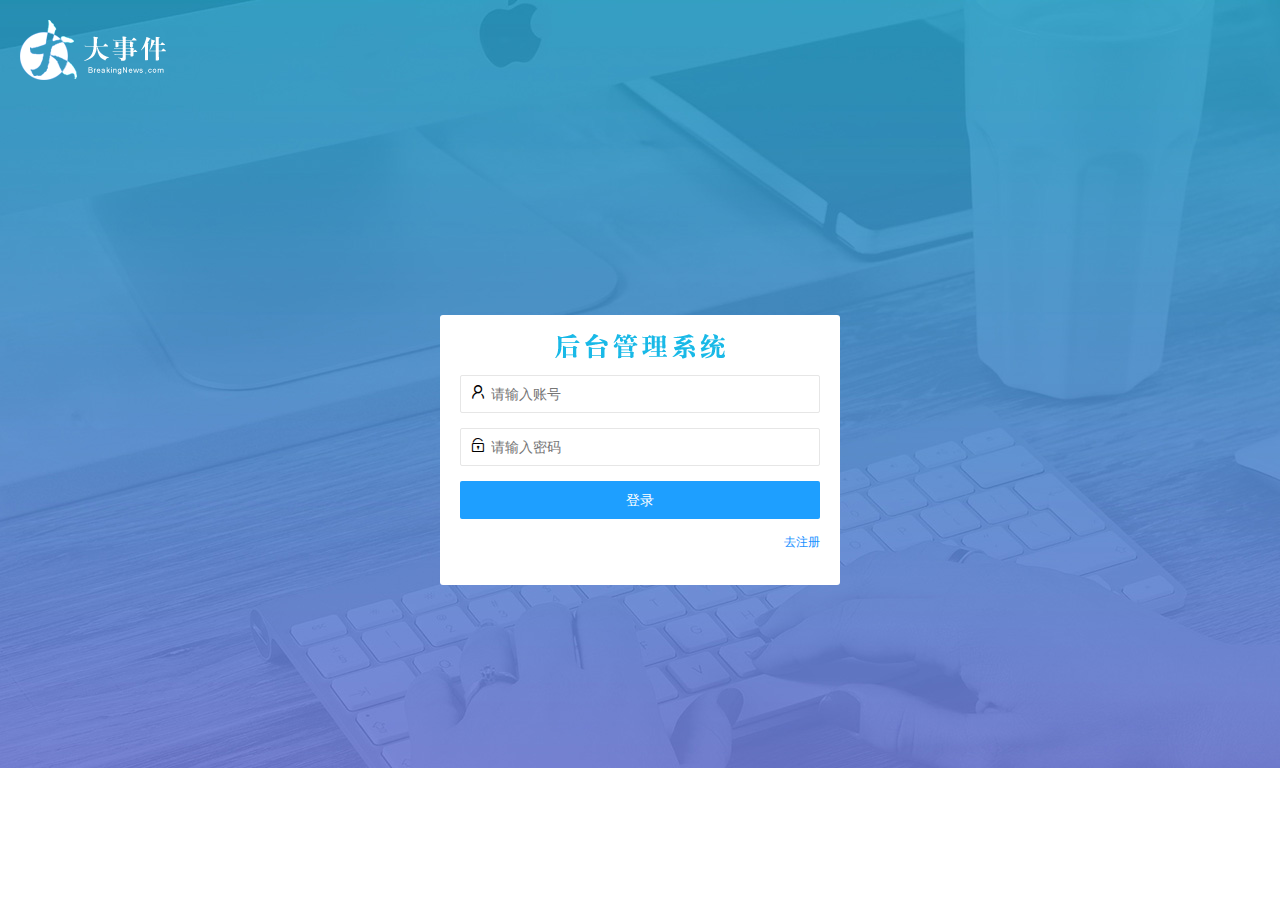
<file: login.html>
<!DOCTYPE html>
<html lang="en">

<head>
    <meta charset="UTF-8">
    <meta http-equiv="X-UA-Compatible" content="IE=edge">
    <meta name="viewport" content="width=device-width, initial-scale=1.0">
    <title>登录、注册</title>
    <!-- 引入 layui css 样式 -->
    <link rel="stylesheet" href="./assets/lib/layui/css/layui.css">
    <!-- 引入 css 样式 -->
    <link rel="stylesheet" href="./assets/css/login.css">
</head>

<body>
    <!-- logo 部分 -->
    <div class="logo">
        <img src="./assets/images/logo.png" alt="">
    </div>
    <!-- 登录 注册 部分 -->
    <div class="box-login">
        <!-- 标题部分 -->
        <div class="box-login-title">
            <img src="./assets/images/login_title.png" alt="">
        </div>
        <!-- 登录表单 -->
        <div class="login">
            <form class="layui-form" action="" id="loginuser">
                <!-- 用户框 -->
                <div class="layui-form-item">
                    <i class="layui-icon layui-icon-username"></i>
                    <input type="text" name="username" required lay-verify="required" placeholder="请输入账号"
                        autocomplete="off" class="layui-input">
                </div>
                <!-- 密码框 -->
                <div class="layui-form-item">
                    <i class="layui-icon layui-icon-password"></i>
                    <input type="password" name="password" required lay-verify="required|pwd" placeholder="请输入密码"
                        autocomplete="off" class="layui-input">
                </div>
                <!-- 登录按钮 -->
                <div class="layui-form-item">
                    <button class="layui-btn layui-btn-normal layui-btn-fluid" lay-submit
                        lay-filter="formDemo">登录</button>
                </div>
                <div class="layui-form-item links">
                    <a href="javascript:;" id="link_reg">去注册</a>
                </div>
            </form>
        </div>
        <!-- 注册表单 -->
        <div class="req">
            <form class="layui-form" action="" id="requser">
                <!-- 用户框 -->
                <div class="layui-form-item">
                    <i class="layui-icon layui-icon-username"></i>
                    <input type="text" name="username" required lay-verify="required" placeholder="请输入账号"
                        autocomplete="off" class="layui-input">
                </div>
                <!-- 密码框 -->
                <div class="layui-form-item">
                    <i class="layui-icon layui-icon-password"></i>
                    <input type="password" name="password" required lay-verify="required|pwd" placeholder="请输入密码"
                        autocomplete="off" class="layui-input">
                </div>
                <!-- 确认密码框 -->
                <div class="layui-form-item">
                    <i class="layui-icon layui-icon-password"></i>
                    <input type="password" name="repassword" required lay-verify="required|pwd|repwd"
                        placeholder="请输入密码" autocomplete="off" class="layui-input">
                </div>
                <!-- 注册按钮 -->
                <div class="layui-form-item">
                    <button class="layui-btn layui-btn-normal layui-btn-fluid" lay-submit
                        lay-filter="formDemo">注册</button>
                </div>
                <div class="layui-form-item links">
                    <a href="javascript:;" id="link_login">去登录</a>
                </div>
            </form>
        </div>
    </div>

    <!-- 导入 layui.js -->
    <script src="./assets/lib/layui/layui.all.js"></script>
    <!-- 导入 jquery -->
    <script src="./assets/lib/jquery.js"></script>
    <!-- 导入 API 处理文件 -->
    <script src="./assets/js/baseAPI.js"></script>
    <!-- 导入 login.js -->
    <script src="./assets/js/login.js"></script>
</body>

</html>
</file>
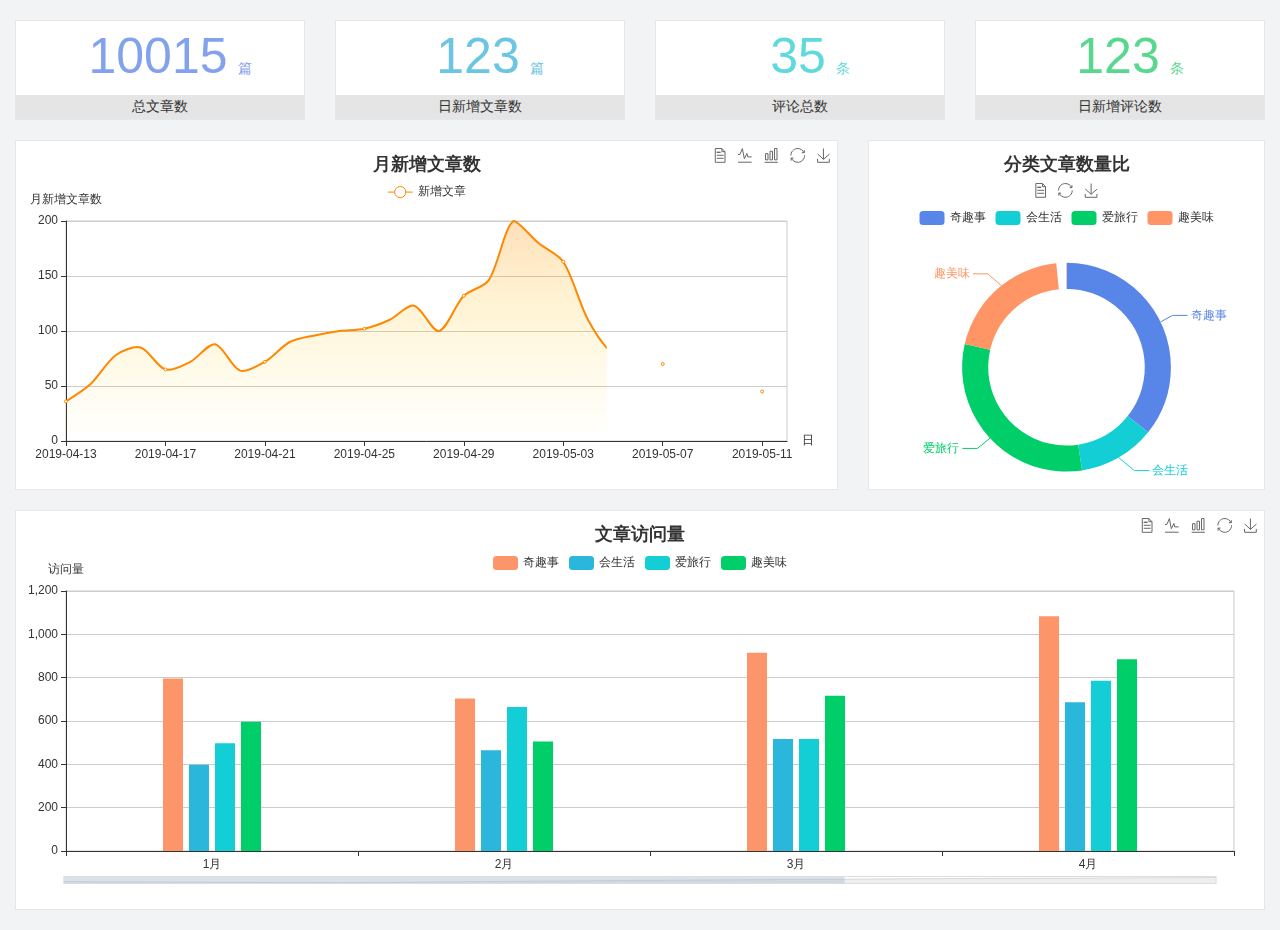
<file: home/dashboard.html>
<!DOCTYPE html>
<html lang="en">

<head>
  <meta charset="UTF-8">
  <meta name="viewport" content="width=device-width, initial-scale=1.0">
  <meta http-equiv="X-UA-Compatible" content="ie=edge">
  <title>图表统计</title>
  <link rel="stylesheet" href="../../assets/lib/bootstrap.css" />
  <link rel="stylesheet" href="../../assets/lib/main.css" />
  <script src="../../assets/lib/jquery.js"></script>
  <script type="text/javascript" src="../../assets/lib/echarts.min.js"></script>
</head>

<body>
  <div class="container-fluid">
    <div class="row spannel_list">
      <div class="col-sm-3 col-xs-6">
        <div class="spannel">
          <em>10015</em><span>篇</span>
          <b>总文章数</b>
        </div>
      </div>
      <div class="col-sm-3 col-xs-6">
        <div class="spannel scolor01">
          <em>123</em><span>篇</span>
          <b>日新增文章数</b>
        </div>
      </div>
      <div class="col-sm-3 col-xs-6">
        <div class="spannel scolor02">
          <em>35</em><span>条</span>
          <b>评论总数</b>
        </div>
      </div>
      <div class="col-sm-3 col-xs-6">
        <div class="spannel scolor03">
          <em>123</em><span>条</span>
          <b>日新增评论数</b>
        </div>
      </div>
    </div>
  </div>

  <div class="container-fluid">
    <div class="row curve-pie">
      <div class="col-lg-8 col-md-8">
        <div class="gragh_pannel" id="curve_show"></div>
      </div>
      <div class="col-lg-4 col-md-4">
        <div class="gragh_pannel" id="pie_show"></div>
      </div>
    </div>
  </div>

  <div class="container-fluid">
    <div class="column_pannel" id="column_show"></div>
  </div>

  <script>
    var oChart = echarts.init(document.getElementById('curve_show'));
    var aList_all = [
      { 'count': 36, 'date': '2019-04-13' },
      { 'count': 52, 'date': '2019-04-14' },
      { 'count': 78, 'date': '2019-04-15' },
      { 'count': 85, 'date': '2019-04-16' },
      { 'count': 65, 'date': '2019-04-17' },
      { 'count': 72, 'date': '2019-04-18' },
      { 'count': 88, 'date': '2019-04-19' },
      { 'count': 64, 'date': '2019-04-20' },
      { 'count': 72, 'date': '2019-04-21' },
      { 'count': 90, 'date': '2019-04-22' },
      { 'count': 96, 'date': '2019-04-23' },
      { 'count': 100, 'date': '2019-04-24' },
      { 'count': 102, 'date': '2019-04-25' },
      { 'count': 110, 'date': '2019-04-26' },
      { 'count': 123, 'date': '2019-04-27' },
      { 'count': 100, 'date': '2019-04-28' },
      { 'count': 132, 'date': '2019-04-29' },
      { 'count': 146, 'date': '2019-04-30' },
      { 'count': 200, 'date': '2019-05-01' },
      { 'count': 180, 'date': '2019-05-02' },
      { 'count': 163, 'date': '2019-05-03' },
      { 'count': 110, 'date': '2019-05-04' },
      { 'count': 80, 'date': '2019-05-05' },
      { 'count': 82, 'date': '2019-05-06' },
      { 'count': 70, 'date': '2019-05-07' },
      { 'count': 65, 'date': '2019-05-08' },
      { 'count': 54, 'date': '2019-05-09' },
      { 'count': 40, 'date': '2019-05-10' },
      { 'count': 45, 'date': '2019-05-11' },
      { 'count': 38, 'date': '2019-05-12' },
    ];

    let aCount = [];
    let aDate = [];

    for (var i = 0; i < aList_all.length; i++) {
      aCount.push(aList_all[i].count);
      aDate.push(aList_all[i].date);
    }

    var chartopt = {
      title: {
        text: '月新增文章数',
        left: 'center',
        top: '10'
      },
      tooltip: {
        trigger: 'axis'
      },
      legend: {
        data: ['新增文章'],
        top: '40'
      },
      toolbox: {
        show: true,
        feature: {
          mark: { show: true },
          dataView: { show: true, readOnly: false },
          magicType: { show: true, type: ['line', 'bar'] },
          restore: { show: true },
          saveAsImage: { show: true }
        }
      },
      calculable: true,
      xAxis: [
        {
          name: '日',
          type: 'category',
          boundaryGap: false,
          data: aDate
        }
      ],
      yAxis: [
        {
          name: '月新增文章数',
          type: 'value'
        }
      ],
      series: [
        {
          name: '新增文章',
          type: 'line',
          smooth: true,
          itemStyle: { normal: { areaStyle: { type: 'default' }, color: '#f80' }, lineStyle: { color: '#f80' } },
          data: aCount
        }],
      areaStyle: {
        normal: {
          color: new echarts.graphic.LinearGradient(0, 0, 0, 1, [{
            offset: 0,
            color: 'rgba(255,136,0,0.39)'
          }, {
            offset: .34,
            color: 'rgba(255,180,0,0.25)'
          }, {
            offset: 1,
            color: 'rgba(255,222,0,0.00)'
          }])

        }
      },
      grid: {
        show: true,
        x: 50,
        x2: 50,
        y: 80,
        height: 220
      }
    };

    oChart.setOption(chartopt);


    var oPie = echarts.init(document.getElementById('pie_show'));
    var oPieopt =
    {
      title: {
        top: 10,
        text: '分类文章数量比',
        x: 'center'
      },
      tooltip: {
        trigger: 'item',
        formatter: "{a} <br/>{b} : {c} ({d}%)"
      },
      color: ['#5885e8', '#13cfd5', '#00ce68', '#ff9565'],
      legend: {
        x: 'center',
        top: 65,
        data: ['奇趣事', '会生活', '爱旅行', '趣美味']
      },
      toolbox: {
        show: true,
        x: 'center',
        top: 35,
        feature: {
          mark: { show: true },
          dataView: { show: true, readOnly: false },
          magicType: {
            show: true,
            type: ['pie', 'funnel'],
            option: {
              funnel: {
                x: '25%',
                width: '50%',
                funnelAlign: 'left',
                max: 1548
              }
            }
          },
          restore: { show: true },
          saveAsImage: { show: true }
        }
      },
      calculable: true,
      series: [
        {
          name: '访问来源',
          type: 'pie',
          radius: ['45%', '60%'],
          center: ['50%', '65%'],
          data: [
            { value: 300, name: '奇趣事' },
            { value: 100, name: '会生活' },
            { value: 260, name: '爱旅行' },
            { value: 180, name: '趣美味' }
          ]
        }
      ]
    };
    oPie.setOption(oPieopt);



    var oColumn = this.echarts.init(document.getElementById('column_show'));
    var oColumnopt =
    {
      title: {
        text: '文章访问量',
        left: 'center',
        top: '10'
      },
      tooltip: {
        trigger: 'axis'
      },
      legend: {
        data: ['奇趣事', '会生活', '爱旅行', '趣美味'],
        top: '40'
      },
      toolbox: {
        show: true,
        feature: {
          mark: { show: true },
          dataView: { show: true, readOnly: false },
          magicType: { show: true, type: ['line', 'bar'] },
          restore: { show: true },
          saveAsImage: { show: true }
        }
      },
      calculable: true,
      xAxis: [
        {
          type: 'category',
          data: ['1月', '2月', '3月', '4月', '5月']
        }
      ],
      yAxis: [
        {
          name: '访问量',
          type: 'value'
        }
      ],
      series: [
        {
          name: '奇趣事',
          type: 'bar',
          barWidth: 20,
          itemStyle: {
            normal: { areaStyle: { type: 'default' }, color: '#fd956a' }
          },
          data: [800, 708, 920, 1090, 1200]
        },
        {
          name: '会生活',
          type: 'bar',
          barWidth: 20,
          itemStyle: {
            normal: { areaStyle: { type: 'default' }, color: '#2bb6db' }
          },
          data: [400, 468, 520, 690, 800]
        },
        {
          name: '爱旅行',
          type: 'bar',
          barWidth: 20,
          itemStyle: {
            normal: { areaStyle: { type: 'default' }, color: '#13cfd5' }
          },
          data: [500, 668, 520, 790, 900]
        },
        {
          name: '趣美味',
          type: 'bar',
          barWidth: 20,
          itemStyle: {
            normal: { areaStyle: { type: 'default' }, color: '#00ce68' }
          },
          data: [600, 508, 720, 890, 1000]
        }
      ],
      grid: {
        show: true,
        x: 50,
        x2: 30,
        y: 80,
        height: 260
      },
      dataZoom: [//给x轴设置滚动条
        {
          start: 0,//默认为0
          end: 100 - 1000 / 31,//默认为100
          type: 'slider',
          show: true,
          xAxisIndex: [0],
          handleSize: 0,//滑动条的 左右2个滑动条的大小
          height: 8,//组件高度
          left: 45, //左边的距离
          right: 50,//右边的距离
          bottom: 26,//右边的距离
          handleColor: '#ddd',//h滑动图标的颜色
          handleStyle: {
            borderColor: "#cacaca",
            borderWidth: "1",
            shadowBlur: 2,
            background: "#ddd",
            shadowColor: "#ddd",
          }
        }]
    };
    oColumn.setOption(oColumnopt);
  </script>
</body>

</html>
</file>
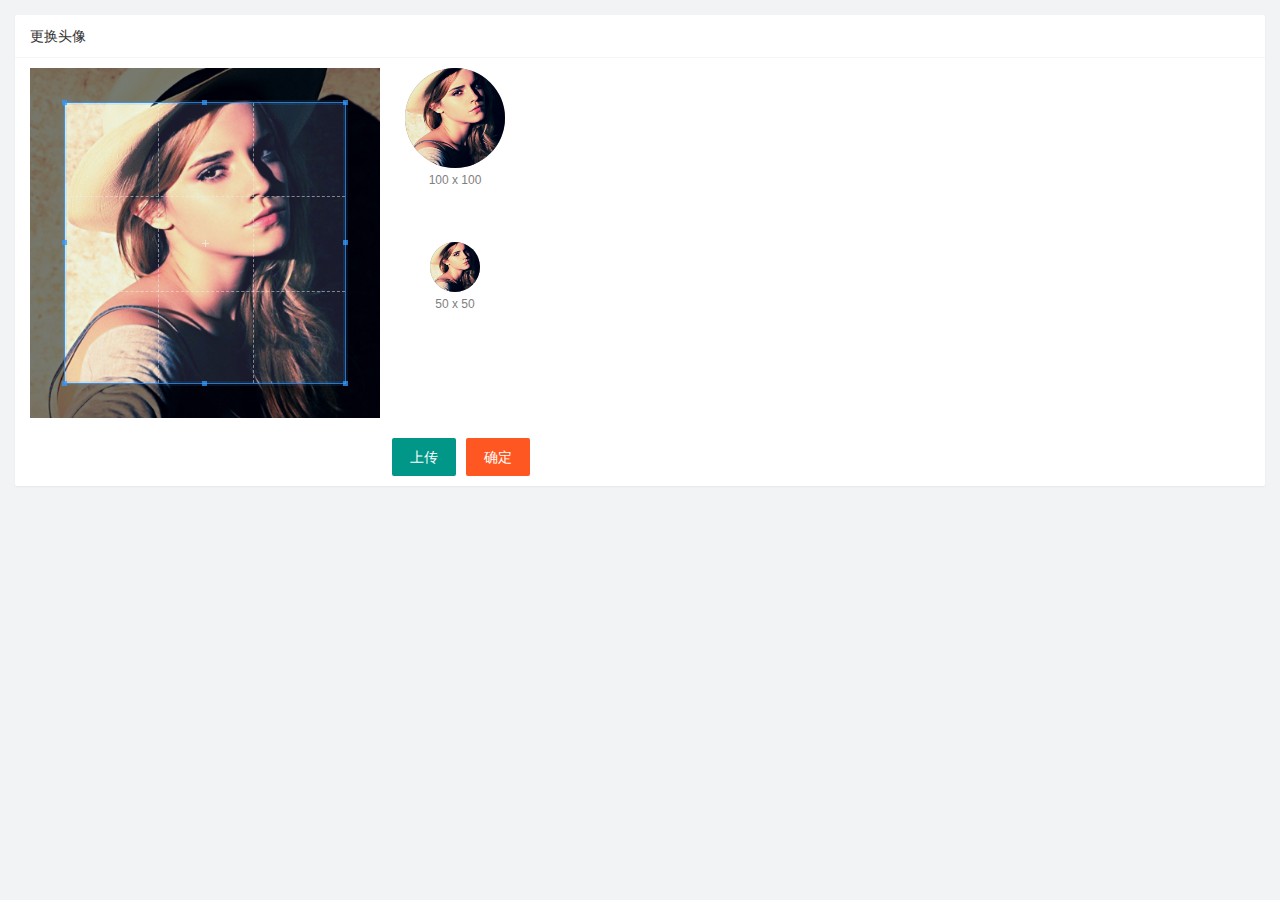
<file: user/user_avatar.html>
<!DOCTYPE html>
<html lang="en">

<head>
    <meta charset="UTF-8">
    <meta http-equiv="X-UA-Compatible" content="IE=edge">
    <meta name="viewport" content="width=device-width, initial-scale=1.0">
    <title>Document</title>
    <link rel="stylesheet" href="/assets/lib/cropper/cropper.css" />
    <link rel="stylesheet" href="/assets/lib/layui/css/layui.css" />
    <link rel="stylesheet" href="/assets/css/user/user_avatar.css" />
</head>

<body>
    <!-- 卡片区域 -->
    <div class="layui-card">
        <div class="layui-card-header">更换头像</div>
        <div class="layui-card-body">
            <!-- 第一行的图片裁剪和预览区域 -->
            <div class="row1">
                <!-- 图片裁剪区域 -->
                <div class="cropper-box">
                    <!-- 这个 img 标签很重要，将来会把它初始化为裁剪区域 -->
                    <img id="image" src="/assets/images/sample.jpg" />
                </div>
                <!-- 图片的预览区域 -->
                <div class="preview-box">
                    <div>
                        <!-- 宽高为 100px 的预览区域 -->
                        <div class="img-preview w100"></div>
                        <p class="size">100 x 100</p>
                    </div>
                    <div>
                        <!-- 宽高为 50px 的预览区域 -->
                        <div class="img-preview w50"></div>
                        <p class="size">50 x 50</p>
                    </div>
                </div>
            </div>

            <!-- 第二行的按钮区域 -->
            <div class="row2">
                <!-- 创建一个文件选择框 隐藏掉 -->
                <input type="file" id="file" style="display: none;">
                <button type="button" class="layui-btn" id="upload">上传</button>
                <button type="button" class="layui-btn layui-btn-danger" id="btnUpload">确定</button>
            </div>
        </div>
    </div>
    <script src="/assets/lib/layui/layui.all.js"></script>
    <script src="/assets/lib/jquery.js"></script>
    <script src="/assets/lib/cropper/Cropper.js"></script>
    <script src="/assets/lib/cropper/jquery-cropper.js"></script>
    <script src="/assets/js/baseAPI.js"></script>
    <script src="/assets/js/user/user_avatar.js"></script>
</body>

</html>
</file>
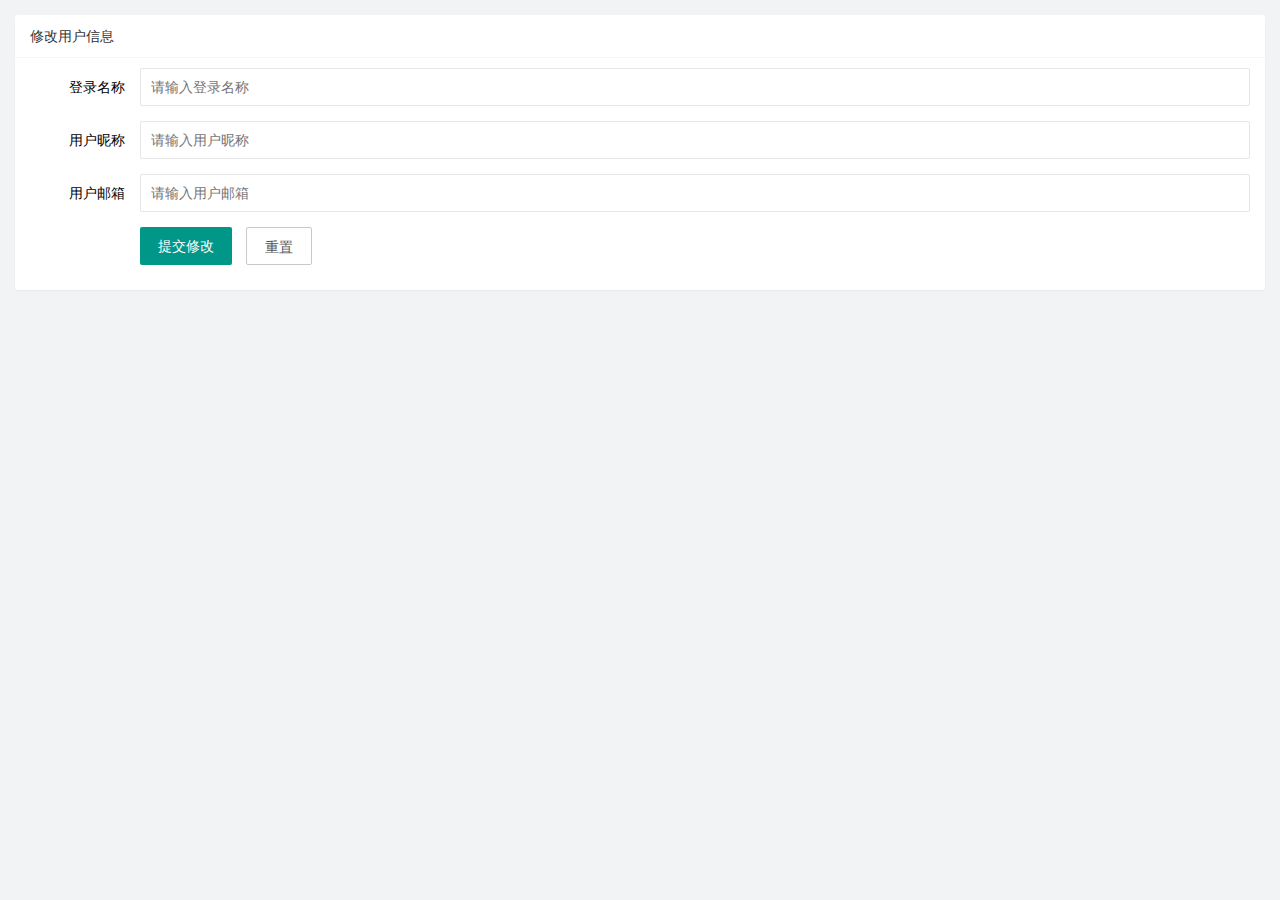
<file: user/user_info.html>
<!DOCTYPE html>
<html lang="en">

<head>
    <meta charset="UTF-8">
    <meta http-equiv="X-UA-Compatible" content="IE=edge">
    <meta name="viewport" content="width=device-width, initial-scale=1.0">
    <title>Document</title>
    <!-- 导入 layui 的样式 -->
    <link rel="stylesheet" href="/assets/lib/layui/css/layui.css" />
    <!-- 导入自己的样式 -->
    <link rel="stylesheet" href="/assets/css/user/user_info.css" />
</head>

<body>
    <!-- 卡片区域 -->
    <div class="layui-card">
        <div class="layui-card-header">修改用户信息</div>
        <div class="layui-card-body">
            <!-- form 表单区域 -->
            <form class="layui-form" lay-filter="formUserInfo" action="">
                <!-- 这是隐藏域 -->
                <input type="hidden" name="id" value="" />
                <div class="layui-form-item">
                    <label class="layui-form-label">登录名称</label>
                    <div class="layui-input-block">
                        <input type="text" name="username" required lay-verify="required" placeholder="请输入登录名称"
                            autocomplete="off" class="layui-input" readonly />
                    </div>
                </div>
                <div class="layui-form-item">
                    <label class="layui-form-label">用户昵称</label>
                    <div class="layui-input-block">
                        <input type="text" name="nickname" required lay-verify="required|nickname" placeholder="请输入用户昵称"
                            autocomplete="off" class="layui-input" />
                    </div>
                </div>
                <div class="layui-form-item">
                    <label class="layui-form-label">用户邮箱</label>
                    <div class="layui-input-block">
                        <input type="text" name="email" required lay-verify="required|email" placeholder="请输入用户邮箱"
                            autocomplete="off" class="layui-input" />
                    </div>
                </div>
                <div class="layui-form-item">
                    <div class="layui-input-block">
                        <button class="layui-btn" lay-submit lay-filter="formDemo">提交修改</button>
                        <button type="reset" class="layui-btn layui-btn-primary" id="btnReset">重置</button>
                    </div>
                </div>
            </form>
        </div>
    </div>
    <!-- 导入 layui 的 js -->
    <script src="/assets/lib/layui/layui.all.js"></script>
    <!-- 导入 jquery -->
    <script src="/assets/lib/jquery.js"></script>
    <script src="/assets/js/baseAPI.js"></script>
    <!-- 导入自己的 js -->
    <script src="/assets/js/user/user_info.js"></script>
</body>

</html>
</file>
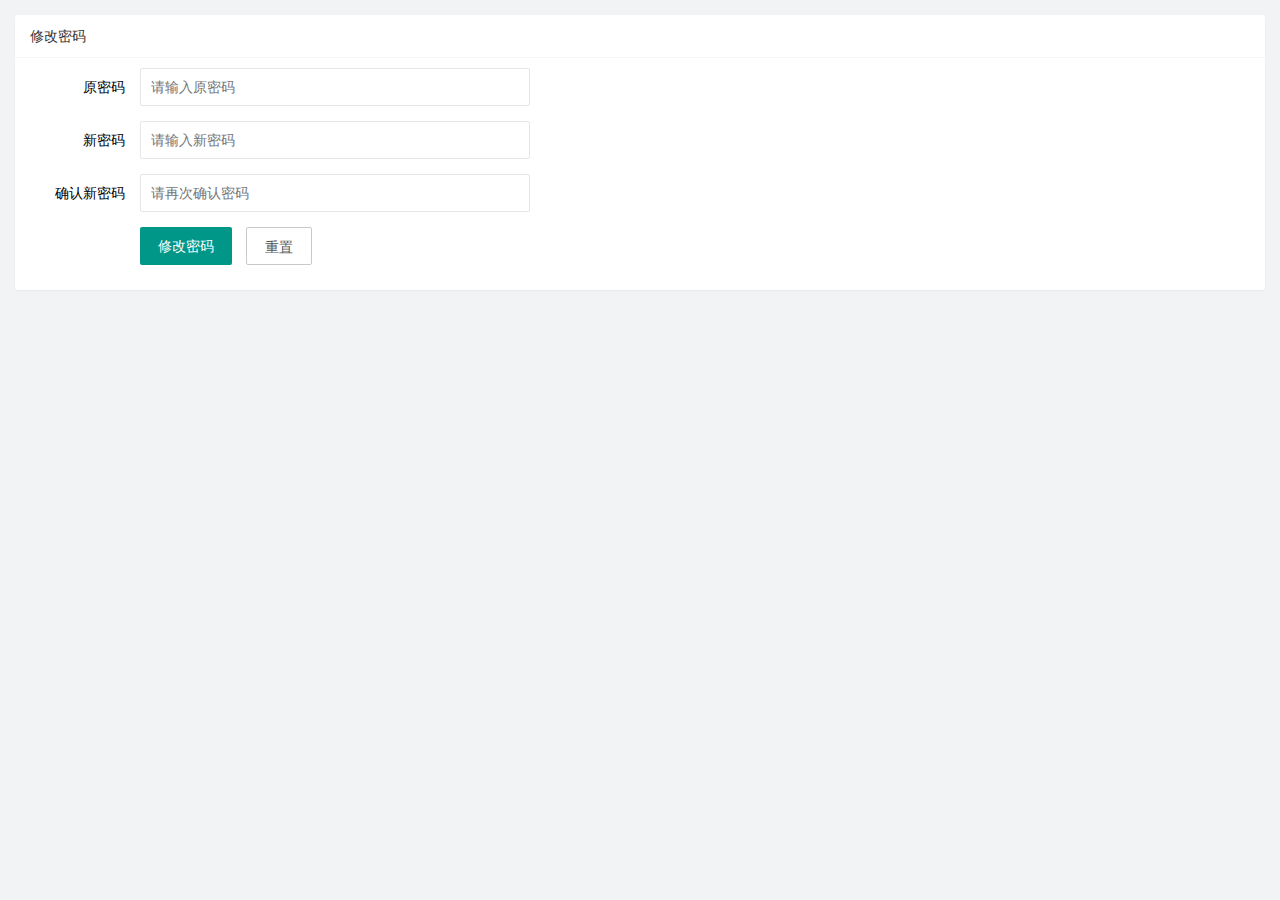
<file: user/user_pwd.html>
<!DOCTYPE html>
<html lang="en">

<head>
    <meta charset="UTF-8">
    <meta http-equiv="X-UA-Compatible" content="IE=edge">
    <meta name="viewport" content="width=device-width, initial-scale=1.0">
    <title>Document</title>
    <link rel="stylesheet" href="/assets/lib/layui/css/layui.css">
    <link rel="stylesheet" href="/assets/css/user/user_pwd.css">
</head>

<body>
    <!-- 卡片区域 -->
    <div class="layui-card">
        <div class="layui-card-header">修改密码</div>
        <div class="layui-card-body">
            <form class="layui-form">
                <div class="layui-form-item">
                    <label class="layui-form-label">原密码</label>
                    <div class="layui-input-block">
                        <input type="password" name="oldPwd" required lay-verify="required|pwd" placeholder="请输入原密码"
                            autocomplete="off" class="layui-input" />
                    </div>
                </div>
                <div class="layui-form-item">
                    <label class="layui-form-label">新密码</label>
                    <div class="layui-input-block">
                        <input type="password" name="newPwd" required lay-verify="required|pwd|samePwd"
                            placeholder="请输入新密码" autocomplete="off" class="layui-input" />
                    </div>
                </div>
                <div class="layui-form-item">
                    <label class="layui-form-label">确认新密码</label>
                    <div class="layui-input-block">
                        <input type="password" name="rePwd" required lay-verify="required|pwd|rePwd"
                            placeholder="请再次确认密码" autocomplete="off" class="layui-input" />
                    </div>
                </div>
                <div class="layui-form-item">
                    <div class="layui-input-block">
                        <button class="layui-btn" lay-submit lay-filter="formDemo">修改密码</button>
                        <button type="reset" class="layui-btn layui-btn-primary">重置</button>
                    </div>
                </div>
            </form>
        </div>
    </div>
    <!-- 导入 layui 的 js -->
    <script src="/assets/lib/layui/layui.all.js"></script>
    <!-- 导入 jQuery -->
    <script src="/assets/lib/jquery.js"></script>
    <!-- 导入 baseAPI -->
    <script src="/assets/js/baseAPI.js"></script>
    <!-- 导入自己的 js -->
    <script src="/assets/js/user/user_pwd.js"></script>
</body>

</html>
</file>
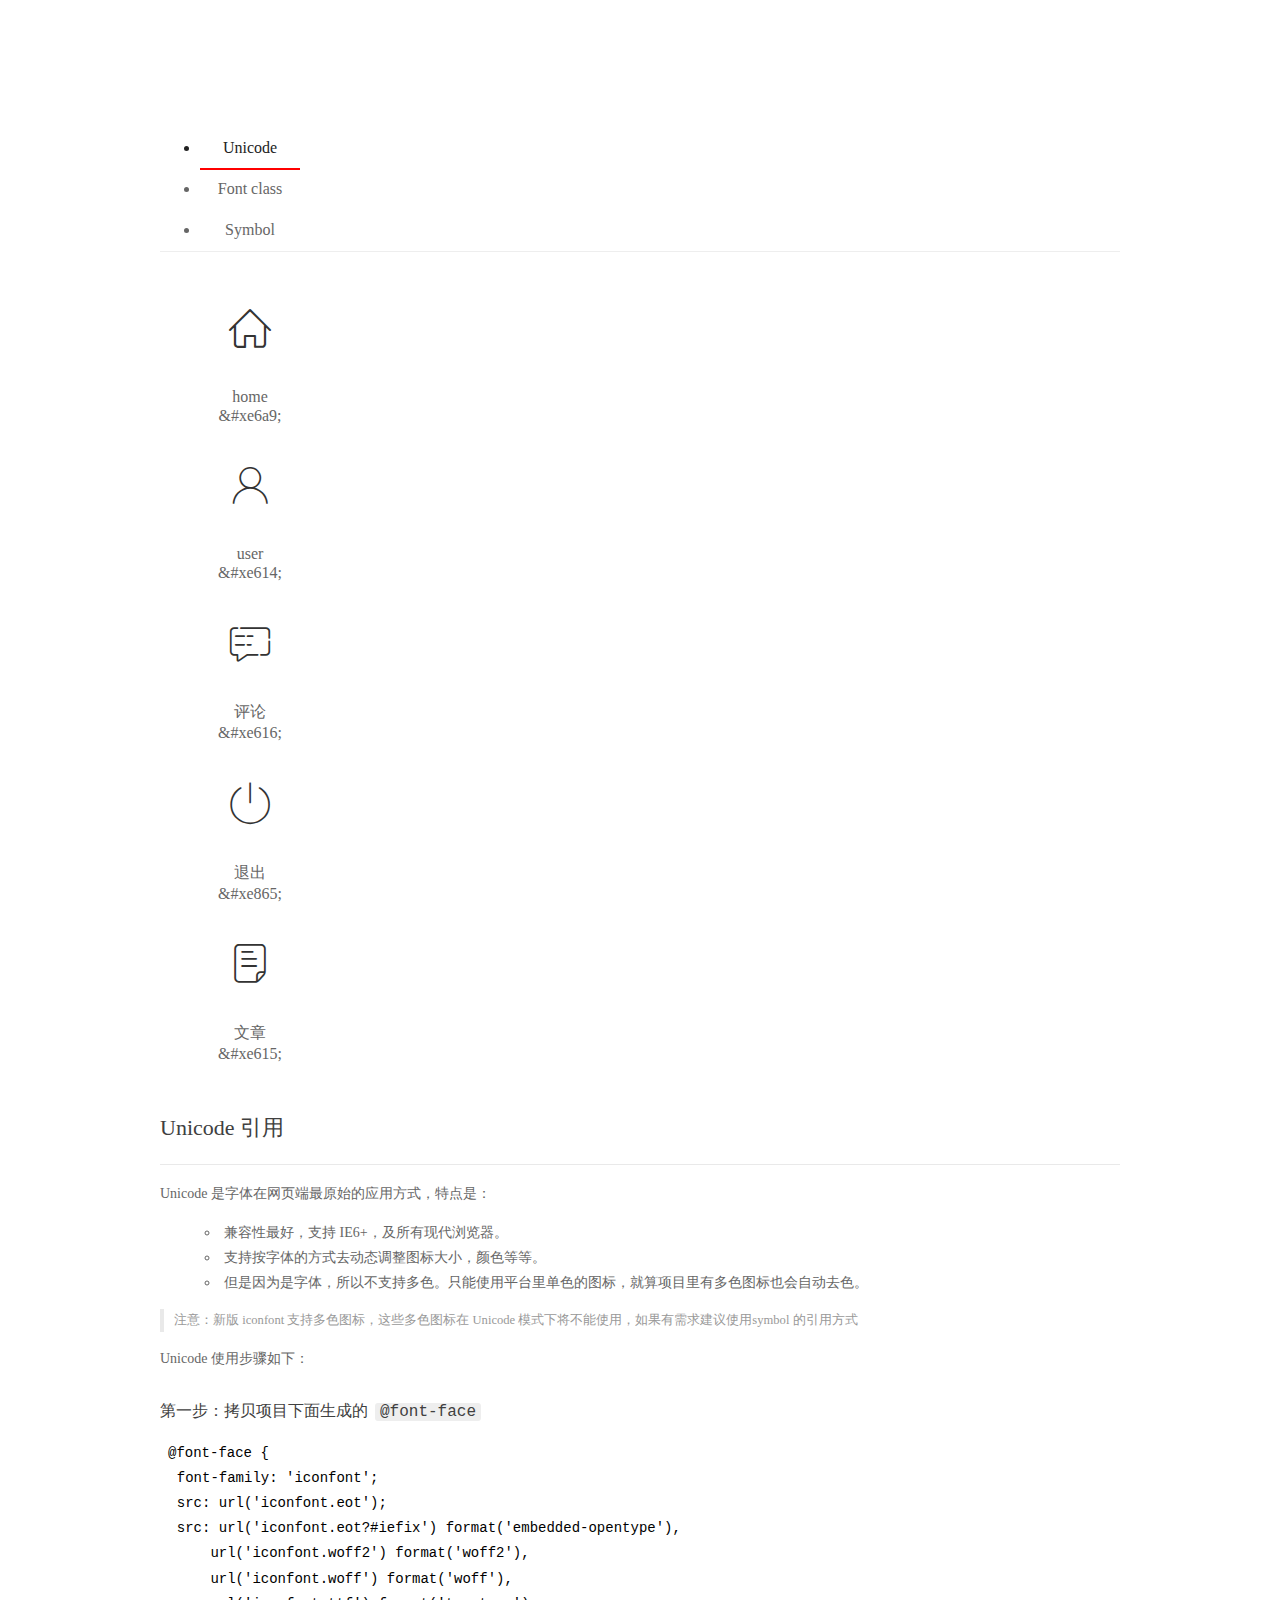
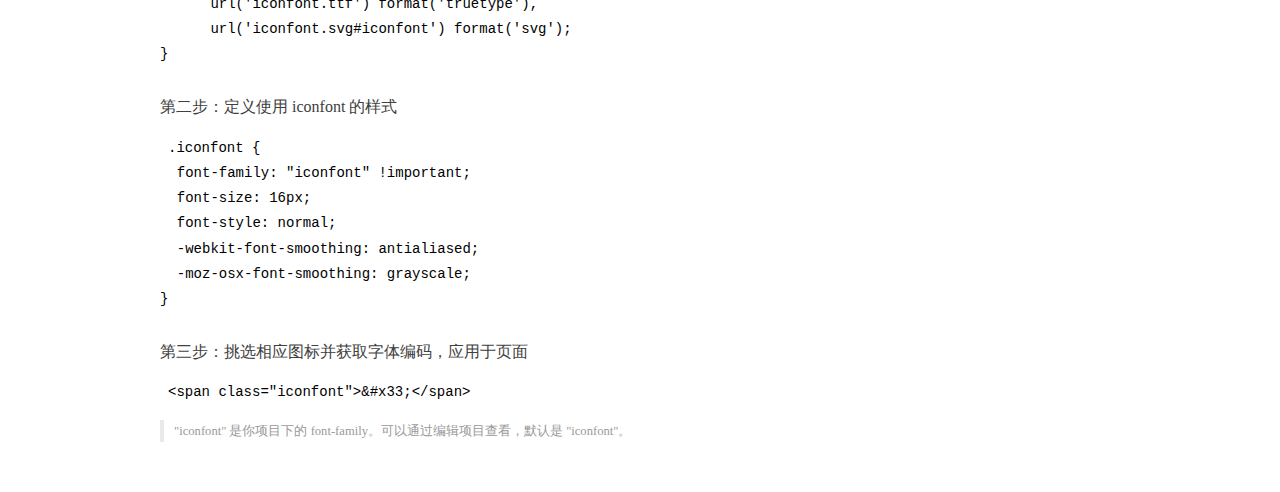
<file: assets/fonts/demo_index.html>
<!DOCTYPE html>
<html>
<head>
  <meta charset="utf-8"/>
  <title>IconFont Demo</title>
  <link rel="shortcut icon" href="https://gtms04.alicdn.com/tps/i4/TB1_oz6GVXXXXaFXpXXJDFnIXXX-64-64.ico" type="image/x-icon"/>
  <link rel="stylesheet" href="https://g.alicdn.com/thx/cube/1.3.2/cube.min.css">
  <link rel="stylesheet" href="demo.css">
  <link rel="stylesheet" href="iconfont.css">
  <script src="iconfont.js"></script>
  <!-- jQuery -->
  <script src="https://a1.alicdn.com/oss/uploads/2018/12/26/7bfddb60-08e8-11e9-9b04-53e73bb6408b.js"></script>
  <!-- 代码高亮 -->
  <script src="https://a1.alicdn.com/oss/uploads/2018/12/26/a3f714d0-08e6-11e9-8a15-ebf944d7534c.js"></script>
</head>
<body>
  <div class="main">
    <h1 class="logo"><a href="https://www.iconfont.cn/" title="iconfont 首页" target="_blank">&#xe86b;</a></h1>
    <div class="nav-tabs">
      <ul id="tabs" class="dib-box">
        <li class="dib active"><span>Unicode</span></li>
        <li class="dib"><span>Font class</span></li>
        <li class="dib"><span>Symbol</span></li>
      </ul>
      
    </div>
    <div class="tab-container">
      <div class="content unicode" style="display: block;">
          <ul class="icon_lists dib-box">
          
            <li class="dib">
              <span class="icon iconfont">&#xe6a9;</span>
                <div class="name">home</div>
                <div class="code-name">&amp;#xe6a9;</div>
              </li>
          
            <li class="dib">
              <span class="icon iconfont">&#xe614;</span>
                <div class="name">user</div>
                <div class="code-name">&amp;#xe614;</div>
              </li>
          
            <li class="dib">
              <span class="icon iconfont">&#xe616;</span>
                <div class="name">评论</div>
                <div class="code-name">&amp;#xe616;</div>
              </li>
          
            <li class="dib">
              <span class="icon iconfont">&#xe865;</span>
                <div class="name">退出</div>
                <div class="code-name">&amp;#xe865;</div>
              </li>
          
            <li class="dib">
              <span class="icon iconfont">&#xe615;</span>
                <div class="name">文章</div>
                <div class="code-name">&amp;#xe615;</div>
              </li>
          
          </ul>
          <div class="article markdown">
          <h2 id="unicode-">Unicode 引用</h2>
          <hr>

          <p>Unicode 是字体在网页端最原始的应用方式，特点是：</p>
          <ul>
            <li>兼容性最好，支持 IE6+，及所有现代浏览器。</li>
            <li>支持按字体的方式去动态调整图标大小，颜色等等。</li>
            <li>但是因为是字体，所以不支持多色。只能使用平台里单色的图标，就算项目里有多色图标也会自动去色。</li>
          </ul>
          <blockquote>
            <p>注意：新版 iconfont 支持多色图标，这些多色图标在 Unicode 模式下将不能使用，如果有需求建议使用symbol 的引用方式</p>
          </blockquote>
          <p>Unicode 使用步骤如下：</p>
          <h3 id="-font-face">第一步：拷贝项目下面生成的 <code>@font-face</code></h3>
<pre><code class="language-css"
>@font-face {
  font-family: 'iconfont';
  src: url('iconfont.eot');
  src: url('iconfont.eot?#iefix') format('embedded-opentype'),
      url('iconfont.woff2') format('woff2'),
      url('iconfont.woff') format('woff'),
      url('iconfont.ttf') format('truetype'),
      url('iconfont.svg#iconfont') format('svg');
}
</code></pre>
          <h3 id="-iconfont-">第二步：定义使用 iconfont 的样式</h3>
<pre><code class="language-css"
>.iconfont {
  font-family: "iconfont" !important;
  font-size: 16px;
  font-style: normal;
  -webkit-font-smoothing: antialiased;
  -moz-osx-font-smoothing: grayscale;
}
</code></pre>
          <h3 id="-">第三步：挑选相应图标并获取字体编码，应用于页面</h3>
<pre>
<code class="language-html"
>&lt;span class="iconfont"&gt;&amp;#x33;&lt;/span&gt;
</code></pre>
          <blockquote>
            <p>"iconfont" 是你项目下的 font-family。可以通过编辑项目查看，默认是 "iconfont"。</p>
          </blockquote>
          </div>
      </div>
      <div class="content font-class">
        <ul class="icon_lists dib-box">
          
          <li class="dib">
            <span class="icon iconfont icon-home"></span>
            <div class="name">
              home
            </div>
            <div class="code-name">.icon-home
            </div>
          </li>
          
          <li class="dib">
            <span class="icon iconfont icon-user"></span>
            <div class="name">
              user
            </div>
            <div class="code-name">.icon-user
            </div>
          </li>
          
          <li class="dib">
            <span class="icon iconfont icon-pinglun"></span>
            <div class="name">
              评论
            </div>
            <div class="code-name">.icon-pinglun
            </div>
          </li>
          
          <li class="dib">
            <span class="icon iconfont icon-tuichu"></span>
            <div class="name">
              退出
            </div>
            <div class="code-name">.icon-tuichu
            </div>
          </li>
          
          <li class="dib">
            <span class="icon iconfont icon-16"></span>
            <div class="name">
              文章
            </div>
            <div class="code-name">.icon-16
            </div>
          </li>
          
        </ul>
        <div class="article markdown">
        <h2 id="font-class-">font-class 引用</h2>
        <hr>

        <p>font-class 是 Unicode 使用方式的一种变种，主要是解决 Unicode 书写不直观，语意不明确的问题。</p>
        <p>与 Unicode 使用方式相比，具有如下特点：</p>
        <ul>
          <li>兼容性良好，支持 IE8+，及所有现代浏览器。</li>
          <li>相比于 Unicode 语意明确，书写更直观。可以很容易分辨这个 icon 是什么。</li>
          <li>因为使用 class 来定义图标，所以当要替换图标时，只需要修改 class 里面的 Unicode 引用。</li>
          <li>不过因为本质上还是使用的字体，所以多色图标还是不支持的。</li>
        </ul>
        <p>使用步骤如下：</p>
        <h3 id="-fontclass-">第一步：引入项目下面生成的 fontclass 代码：</h3>
<pre><code class="language-html">&lt;link rel="stylesheet" href="./iconfont.css"&gt;
</code></pre>
        <h3 id="-">第二步：挑选相应图标并获取类名，应用于页面：</h3>
<pre><code class="language-html">&lt;span class="iconfont icon-xxx"&gt;&lt;/span&gt;
</code></pre>
        <blockquote>
          <p>"
            iconfont" 是你项目下的 font-family。可以通过编辑项目查看，默认是 "iconfont"。</p>
        </blockquote>
      </div>
      </div>
      <div class="content symbol">
          <ul class="icon_lists dib-box">
          
            <li class="dib">
                <svg class="icon svg-icon" aria-hidden="true">
                  <use xlink:href="#icon-home"></use>
                </svg>
                <div class="name">home</div>
                <div class="code-name">#icon-home</div>
            </li>
          
            <li class="dib">
                <svg class="icon svg-icon" aria-hidden="true">
                  <use xlink:href="#icon-user"></use>
                </svg>
                <div class="name">user</div>
                <div class="code-name">#icon-user</div>
            </li>
          
            <li class="dib">
                <svg class="icon svg-icon" aria-hidden="true">
                  <use xlink:href="#icon-pinglun"></use>
                </svg>
                <div class="name">评论</div>
                <div class="code-name">#icon-pinglun</div>
            </li>
          
            <li class="dib">
                <svg class="icon svg-icon" aria-hidden="true">
                  <use xlink:href="#icon-tuichu"></use>
                </svg>
                <div class="name">退出</div>
                <div class="code-name">#icon-tuichu</div>
            </li>
          
            <li class="dib">
                <svg class="icon svg-icon" aria-hidden="true">
                  <use xlink:href="#icon-16"></use>
                </svg>
                <div class="name">文章</div>
                <div class="code-name">#icon-16</div>
            </li>
          
          </ul>
          <div class="article markdown">
          <h2 id="symbol-">Symbol 引用</h2>
          <hr>

          <p>这是一种全新的使用方式，应该说这才是未来的主流，也是平台目前推荐的用法。相关介绍可以参考这篇<a href="">文章</a>
            这种用法其实是做了一个 SVG 的集合，与另外两种相比具有如下特点：</p>
          <ul>
            <li>支持多色图标了，不再受单色限制。</li>
            <li>通过一些技巧，支持像字体那样，通过 <code>font-size</code>, <code>color</code> 来调整样式。</li>
            <li>兼容性较差，支持 IE9+，及现代浏览器。</li>
            <li>浏览器渲染 SVG 的性能一般，还不如 png。</li>
          </ul>
          <p>使用步骤如下：</p>
          <h3 id="-symbol-">第一步：引入项目下面生成的 symbol 代码：</h3>
<pre><code class="language-html">&lt;script src="./iconfont.js"&gt;&lt;/script&gt;
</code></pre>
          <h3 id="-css-">第二步：加入通用 CSS 代码（引入一次就行）：</h3>
<pre><code class="language-html">&lt;style&gt;
.icon {
  width: 1em;
  height: 1em;
  vertical-align: -0.15em;
  fill: currentColor;
  overflow: hidden;
}
&lt;/style&gt;
</code></pre>
          <h3 id="-">第三步：挑选相应图标并获取类名，应用于页面：</h3>
<pre><code class="language-html">&lt;svg class="icon" aria-hidden="true"&gt;
  &lt;use xlink:href="#icon-xxx"&gt;&lt;/use&gt;
&lt;/svg&gt;
</code></pre>
          </div>
      </div>

    </div>
  </div>
  <script>
  $(document).ready(function () {
      $('.tab-container .content:first').show()

      $('#tabs li').click(function (e) {
        var tabContent = $('.tab-container .content')
        var index = $(this).index()

        if ($(this).hasClass('active')) {
          return
        } else {
          $('#tabs li').removeClass('active')
          $(this).addClass('active')

          tabContent.hide().eq(index).fadeIn()
        }
      })
    })
  </script>
</body>
</html>
</file>
<file: assets/lib/layui/css/layui.css>
/** layui-v2.5.5 MIT License By https://www.layui.com */
 .layui-inline,img{display:inline-block;vertical-align:middle}h1,h2,h3,h4,h5,h6{font-weight:400}.layui-edge,.layui-header,.layui-inline,.layui-main{position:relative}.layui-body,.layui-edge,.layui-elip{overflow:hidden}.layui-btn,.layui-edge,.layui-inline,img{vertical-align:middle}.layui-btn,.layui-disabled,.layui-icon,.layui-unselect{-moz-user-select:none;-webkit-user-select:none;-ms-user-select:none}.layui-elip,.layui-form-checkbox span,.layui-form-pane .layui-form-label{text-overflow:ellipsis;white-space:nowrap}.layui-breadcrumb,.layui-tree-btnGroup{visibility:hidden}blockquote,body,button,dd,div,dl,dt,form,h1,h2,h3,h4,h5,h6,input,li,ol,p,pre,td,textarea,th,ul{margin:0;padding:0;-webkit-tap-highlight-color:rgba(0,0,0,0)}a:active,a:hover{outline:0}img{border:none}li{list-style:none}table{border-collapse:collapse;border-spacing:0}h4,h5,h6{font-size:100%}button,input,optgroup,option,select,textarea{font-family:inherit;font-size:inherit;font-style:inherit;font-weight:inherit;outline:0}pre{white-space:pre-wrap;white-space:-moz-pre-wrap;white-space:-pre-wrap;white-space:-o-pre-wrap;word-wrap:break-word}body{line-height:24px;font:14px Helvetica Neue,Helvetica,PingFang SC,Tahoma,Arial,sans-serif}hr{height:1px;margin:10px 0;border:0;clear:both}a{color:#333;text-decoration:none}a:hover{color:#777}a cite{font-style:normal;*cursor:pointer}.layui-border-box,.layui-border-box *{box-sizing:border-box}.layui-box,.layui-box *{box-sizing:content-box}.layui-clear{clear:both;*zoom:1}.layui-clear:after{content:'\20';clear:both;*zoom:1;display:block;height:0}.layui-inline{*display:inline;*zoom:1}.layui-edge{display:inline-block;width:0;height:0;border-width:6px;border-style:dashed;border-color:transparent}.layui-edge-top{top:-4px;border-bottom-color:#999;border-bottom-style:solid}.layui-edge-right{border-left-color:#999;border-left-style:solid}.layui-edge-bottom{top:2px;border-top-color:#999;border-top-style:solid}.layui-edge-left{border-right-color:#999;border-right-style:solid}.layui-disabled,.layui-disabled:hover{color:#d2d2d2!important;cursor:not-allowed!important}.layui-circle{border-radius:100%}.layui-show{display:block!important}.layui-hide{display:none!important}@font-face{font-family:layui-icon;src:url(../font/iconfont.eot?v=250);src:url(../font/iconfont.eot?v=250#iefix) format('embedded-opentype'),url(../font/iconfont.woff2?v=250) format('woff2'),url(../font/iconfont.woff?v=250) format('woff'),url(../font/iconfont.ttf?v=250) format('truetype'),url(../font/iconfont.svg?v=250#layui-icon) format('svg')}.layui-icon{font-family:layui-icon!important;font-size:16px;font-style:normal;-webkit-font-smoothing:antialiased;-moz-osx-font-smoothing:grayscale}.layui-icon-reply-fill:before{content:"\e611"}.layui-icon-set-fill:before{content:"\e614"}.layui-icon-menu-fill:before{content:"\e60f"}.layui-icon-search:before{content:"\e615"}.layui-icon-share:before{content:"\e641"}.layui-icon-set-sm:before{content:"\e620"}.layui-icon-engine:before{content:"\e628"}.layui-icon-close:before{content:"\1006"}.layui-icon-close-fill:before{content:"\1007"}.layui-icon-chart-screen:before{content:"\e629"}.layui-icon-star:before{content:"\e600"}.layui-icon-circle-dot:before{content:"\e617"}.layui-icon-chat:before{content:"\e606"}.layui-icon-release:before{content:"\e609"}.layui-icon-list:before{content:"\e60a"}.layui-icon-chart:before{content:"\e62c"}.layui-icon-ok-circle:before{content:"\1005"}.layui-icon-layim-theme:before{content:"\e61b"}.layui-icon-table:before{content:"\e62d"}.layui-icon-right:before{content:"\e602"}.layui-icon-left:before{content:"\e603"}.layui-icon-cart-simple:before{content:"\e698"}.layui-icon-face-cry:before{content:"\e69c"}.layui-icon-face-smile:before{content:"\e6af"}.layui-icon-survey:before{content:"\e6b2"}.layui-icon-tree:before{content:"\e62e"}.layui-icon-upload-circle:before{content:"\e62f"}.layui-icon-add-circle:before{content:"\e61f"}.layui-icon-download-circle:before{content:"\e601"}.layui-icon-templeate-1:before{content:"\e630"}.layui-icon-util:before{content:"\e631"}.layui-icon-face-surprised:before{content:"\e664"}.layui-icon-edit:before{content:"\e642"}.layui-icon-speaker:before{content:"\e645"}.layui-icon-down:before{content:"\e61a"}.layui-icon-file:before{content:"\e621"}.layui-icon-layouts:before{content:"\e632"}.layui-icon-rate-half:before{content:"\e6c9"}.layui-icon-add-circle-fine:before{content:"\e608"}.layui-icon-prev-circle:before{content:"\e633"}.layui-icon-read:before{content:"\e705"}.layui-icon-404:before{content:"\e61c"}.layui-icon-carousel:before{content:"\e634"}.layui-icon-help:before{content:"\e607"}.layui-icon-code-circle:before{content:"\e635"}.layui-icon-water:before{content:"\e636"}.layui-icon-username:before{content:"\e66f"}.layui-icon-find-fill:before{content:"\e670"}.layui-icon-about:before{content:"\e60b"}.layui-icon-location:before{content:"\e715"}.layui-icon-up:before{content:"\e619"}.layui-icon-pause:before{content:"\e651"}.layui-icon-date:before{content:"\e637"}.layui-icon-layim-uploadfile:before{content:"\e61d"}.layui-icon-delete:before{content:"\e640"}.layui-icon-play:before{content:"\e652"}.layui-icon-top:before{content:"\e604"}.layui-icon-friends:before{content:"\e612"}.layui-icon-refresh-3:before{content:"\e9aa"}.layui-icon-ok:before{content:"\e605"}.layui-icon-layer:before{content:"\e638"}.layui-icon-face-smile-fine:before{content:"\e60c"}.layui-icon-dollar:before{content:"\e659"}.layui-icon-group:before{content:"\e613"}.layui-icon-layim-download:before{content:"\e61e"}.layui-icon-picture-fine:before{content:"\e60d"}.layui-icon-link:before{content:"\e64c"}.layui-icon-diamond:before{content:"\e735"}.layui-icon-log:before{content:"\e60e"}.layui-icon-rate-solid:before{content:"\e67a"}.layui-icon-fonts-del:before{content:"\e64f"}.layui-icon-unlink:before{content:"\e64d"}.layui-icon-fonts-clear:before{content:"\e639"}.layui-icon-triangle-r:before{content:"\e623"}.layui-icon-circle:before{content:"\e63f"}.layui-icon-radio:before{content:"\e643"}.layui-icon-align-center:before{content:"\e647"}.layui-icon-align-right:before{content:"\e648"}.layui-icon-align-left:before{content:"\e649"}.layui-icon-loading-1:before{content:"\e63e"}.layui-icon-return:before{content:"\e65c"}.layui-icon-fonts-strong:before{content:"\e62b"}.layui-icon-upload:before{content:"\e67c"}.layui-icon-dialogue:before{content:"\e63a"}.layui-icon-video:before{content:"\e6ed"}.layui-icon-headset:before{content:"\e6fc"}.layui-icon-cellphone-fine:before{content:"\e63b"}.layui-icon-add-1:before{content:"\e654"}.layui-icon-face-smile-b:before{content:"\e650"}.layui-icon-fonts-html:before{content:"\e64b"}.layui-icon-form:before{content:"\e63c"}.layui-icon-cart:before{content:"\e657"}.layui-icon-camera-fill:before{content:"\e65d"}.layui-icon-tabs:before{content:"\e62a"}.layui-icon-fonts-code:before{content:"\e64e"}.layui-icon-fire:before{content:"\e756"}.layui-icon-set:before{content:"\e716"}.layui-icon-fonts-u:before{content:"\e646"}.layui-icon-triangle-d:before{content:"\e625"}.layui-icon-tips:before{content:"\e702"}.layui-icon-picture:before{content:"\e64a"}.layui-icon-more-vertical:before{content:"\e671"}.layui-icon-flag:before{content:"\e66c"}.layui-icon-loading:before{content:"\e63d"}.layui-icon-fonts-i:before{content:"\e644"}.layui-icon-refresh-1:before{content:"\e666"}.layui-icon-rmb:before{content:"\e65e"}.layui-icon-home:before{content:"\e68e"}.layui-icon-user:before{content:"\e770"}.layui-icon-notice:before{content:"\e667"}.layui-icon-login-weibo:before{content:"\e675"}.layui-icon-voice:before{content:"\e688"}.layui-icon-upload-drag:before{content:"\e681"}.layui-icon-login-qq:before{content:"\e676"}.layui-icon-snowflake:before{content:"\e6b1"}.layui-icon-file-b:before{content:"\e655"}.layui-icon-template:before{content:"\e663"}.layui-icon-auz:before{content:"\e672"}.layui-icon-console:before{content:"\e665"}.layui-icon-app:before{content:"\e653"}.layui-icon-prev:before{content:"\e65a"}.layui-icon-website:before{content:"\e7ae"}.layui-icon-next:before{content:"\e65b"}.layui-icon-component:before{content:"\e857"}.layui-icon-more:before{content:"\e65f"}.layui-icon-login-wechat:before{content:"\e677"}.layui-icon-shrink-right:before{content:"\e668"}.layui-icon-spread-left:before{content:"\e66b"}.layui-icon-camera:before{content:"\e660"}.layui-icon-note:before{content:"\e66e"}.layui-icon-refresh:before{content:"\e669"}.layui-icon-female:before{content:"\e661"}.layui-icon-male:before{content:"\e662"}.layui-icon-password:before{content:"\e673"}.layui-icon-senior:before{content:"\e674"}.layui-icon-theme:before{content:"\e66a"}.layui-icon-tread:before{content:"\e6c5"}.layui-icon-praise:before{content:"\e6c6"}.layui-icon-star-fill:before{content:"\e658"}.layui-icon-rate:before{content:"\e67b"}.layui-icon-template-1:before{content:"\e656"}.layui-icon-vercode:before{content:"\e679"}.layui-icon-cellphone:before{content:"\e678"}.layui-icon-screen-full:before{content:"\e622"}.layui-icon-screen-restore:before{content:"\e758"}.layui-icon-cols:before{content:"\e610"}.layui-icon-export:before{content:"\e67d"}.layui-icon-print:before{content:"\e66d"}.layui-icon-slider:before{content:"\e714"}.layui-icon-addition:before{content:"\e624"}.layui-icon-subtraction:before{content:"\e67e"}.layui-icon-service:before{content:"\e626"}.layui-icon-transfer:before{content:"\e691"}.layui-main{width:1140px;margin:0 auto}.layui-header{z-index:1000;height:60px}.layui-header a:hover{transition:all .5s;-webkit-transition:all .5s}.layui-side{position:fixed;left:0;top:0;bottom:0;z-index:999;width:200px;overflow-x:hidden}.layui-side-scroll{position:relative;width:220px;height:100%;overflow-x:hidden}.layui-body{position:absolute;left:200px;right:0;top:0;bottom:0;z-index:998;width:auto;overflow-y:auto;box-sizing:border-box}.layui-layout-body{overflow:hidden}.layui-layout-admin .layui-header{background-color:#23262E}.layui-layout-admin .layui-side{top:60px;width:200px;overflow-x:hidden}.layui-layout-admin .layui-body{position:fixed;top:60px;bottom:44px}.layui-layout-admin .layui-main{width:auto;margin:0 15px}.layui-layout-admin .layui-footer{position:fixed;left:200px;right:0;bottom:0;height:44px;line-height:44px;padding:0 15px;background-color:#eee}.layui-layout-admin .layui-logo{position:absolute;left:0;top:0;width:200px;height:100%;line-height:60px;text-align:center;color:#009688;font-size:16px}.layui-layout-admin .layui-header .layui-nav{background:0 0}.layui-layout-left{position:absolute!important;left:200px;top:0}.layui-layout-right{position:absolute!important;right:0;top:0}.layui-container{position:relative;margin:0 auto;padding:0 15px;box-sizing:border-box}.layui-fluid{position:relative;margin:0 auto;padding:0 15px}.layui-row:after,.layui-row:before{content:'';display:block;clear:both}.layui-col-lg1,.layui-col-lg10,.layui-col-lg11,.layui-col-lg12,.layui-col-lg2,.layui-col-lg3,.layui-col-lg4,.layui-col-lg5,.layui-col-lg6,.layui-col-lg7,.layui-col-lg8,.layui-col-lg9,.layui-col-md1,.layui-col-md10,.layui-col-md11,.layui-col-md12,.layui-col-md2,.layui-col-md3,.layui-col-md4,.layui-col-md5,.layui-col-md6,.layui-col-md7,.layui-col-md8,.layui-col-md9,.layui-col-sm1,.layui-col-sm10,.layui-col-sm11,.layui-col-sm12,.layui-col-sm2,.layui-col-sm3,.layui-col-sm4,.layui-col-sm5,.layui-col-sm6,.layui-col-sm7,.layui-col-sm8,.layui-col-sm9,.layui-col-xs1,.layui-col-xs10,.layui-col-xs11,.layui-col-xs12,.layui-col-xs2,.layui-col-xs3,.layui-col-xs4,.layui-col-xs5,.layui-col-xs6,.layui-col-xs7,.layui-col-xs8,.layui-col-xs9{position:relative;display:block;box-sizing:border-box}.layui-col-xs1,.layui-col-xs10,.layui-col-xs11,.layui-col-xs12,.layui-col-xs2,.layui-col-xs3,.layui-col-xs4,.layui-col-xs5,.layui-col-xs6,.layui-col-xs7,.layui-col-xs8,.layui-col-xs9{float:left}.layui-col-xs1{width:8.33333333%}.layui-col-xs2{width:16.66666667%}.layui-col-xs3{width:25%}.layui-col-xs4{width:33.33333333%}.layui-col-xs5{width:41.66666667%}.layui-col-xs6{width:50%}.layui-col-xs7{width:58.33333333%}.layui-col-xs8{width:66.66666667%}.layui-col-xs9{width:75%}.layui-col-xs10{width:83.33333333%}.layui-col-xs11{width:91.66666667%}.layui-col-xs12{width:100%}.layui-col-xs-offset1{margin-left:8.33333333%}.layui-col-xs-offset2{margin-left:16.66666667%}.layui-col-xs-offset3{margin-left:25%}.layui-col-xs-offset4{margin-left:33.33333333%}.layui-col-xs-offset5{margin-left:41.66666667%}.layui-col-xs-offset6{margin-left:50%}.layui-col-xs-offset7{margin-left:58.33333333%}.layui-col-xs-offset8{margin-left:66.66666667%}.layui-col-xs-offset9{margin-left:75%}.layui-col-xs-offset10{margin-left:83.33333333%}.layui-col-xs-offset11{margin-left:91.66666667%}.layui-col-xs-offset12{margin-left:100%}@media screen and (max-width:768px){.layui-hide-xs{display:none!important}.layui-show-xs-block{display:block!important}.layui-show-xs-inline{display:inline!important}.layui-show-xs-inline-block{display:inline-block!important}}@media screen and (min-width:768px){.layui-container{width:750px}.layui-hide-sm{display:none!important}.layui-show-sm-block{display:block!important}.layui-show-sm-inline{display:inline!important}.layui-show-sm-inline-block{display:inline-block!important}.layui-col-sm1,.layui-col-sm10,.layui-col-sm11,.layui-col-sm12,.layui-col-sm2,.layui-col-sm3,.layui-col-sm4,.layui-col-sm5,.layui-col-sm6,.layui-col-sm7,.layui-col-sm8,.layui-col-sm9{float:left}.layui-col-sm1{width:8.33333333%}.layui-col-sm2{width:16.66666667%}.layui-col-sm3{width:25%}.layui-col-sm4{width:33.33333333%}.layui-col-sm5{width:41.66666667%}.layui-col-sm6{width:50%}.layui-col-sm7{width:58.33333333%}.layui-col-sm8{width:66.66666667%}.layui-col-sm9{width:75%}.layui-col-sm10{width:83.33333333%}.layui-col-sm11{width:91.66666667%}.layui-col-sm12{width:100%}.layui-col-sm-offset1{margin-left:8.33333333%}.layui-col-sm-offset2{margin-left:16.66666667%}.layui-col-sm-offset3{margin-left:25%}.layui-col-sm-offset4{margin-left:33.33333333%}.layui-col-sm-offset5{margin-left:41.66666667%}.layui-col-sm-offset6{margin-left:50%}.layui-col-sm-offset7{margin-left:58.33333333%}.layui-col-sm-offset8{margin-left:66.66666667%}.layui-col-sm-offset9{margin-left:75%}.layui-col-sm-offset10{margin-left:83.33333333%}.layui-col-sm-offset11{margin-left:91.66666667%}.layui-col-sm-offset12{margin-left:100%}}@media screen and (min-width:992px){.layui-container{width:970px}.layui-hide-md{display:none!important}.layui-show-md-block{display:block!important}.layui-show-md-inline{display:inline!important}.layui-show-md-inline-block{display:inline-block!important}.layui-col-md1,.layui-col-md10,.layui-col-md11,.layui-col-md12,.layui-col-md2,.layui-col-md3,.layui-col-md4,.layui-col-md5,.layui-col-md6,.layui-col-md7,.layui-col-md8,.layui-col-md9{float:left}.layui-col-md1{width:8.33333333%}.layui-col-md2{width:16.66666667%}.layui-col-md3{width:25%}.layui-col-md4{width:33.33333333%}.layui-col-md5{width:41.66666667%}.layui-col-md6{width:50%}.layui-col-md7{width:58.33333333%}.layui-col-md8{width:66.66666667%}.layui-col-md9{width:75%}.layui-col-md10{width:83.33333333%}.layui-col-md11{width:91.66666667%}.layui-col-md12{width:100%}.layui-col-md-offset1{margin-left:8.33333333%}.layui-col-md-offset2{margin-left:16.66666667%}.layui-col-md-offset3{margin-left:25%}.layui-col-md-offset4{margin-left:33.33333333%}.layui-col-md-offset5{margin-left:41.66666667%}.layui-col-md-offset6{margin-left:50%}.layui-col-md-offset7{margin-left:58.33333333%}.layui-col-md-offset8{margin-left:66.66666667%}.layui-col-md-offset9{margin-left:75%}.layui-col-md-offset10{margin-left:83.33333333%}.layui-col-md-offset11{margin-left:91.66666667%}.layui-col-md-offset12{margin-left:100%}}@media screen and (min-width:1200px){.layui-container{width:1170px}.layui-hide-lg{display:none!important}.layui-show-lg-block{display:block!important}.layui-show-lg-inline{display:inline!important}.layui-show-lg-inline-block{display:inline-block!important}.layui-col-lg1,.layui-col-lg10,.layui-col-lg11,.layui-col-lg12,.layui-col-lg2,.layui-col-lg3,.layui-col-lg4,.layui-col-lg5,.layui-col-lg6,.layui-col-lg7,.layui-col-lg8,.layui-col-lg9{float:left}.layui-col-lg1{width:8.33333333%}.layui-col-lg2{width:16.66666667%}.layui-col-lg3{width:25%}.layui-col-lg4{width:33.33333333%}.layui-col-lg5{width:41.66666667%}.layui-col-lg6{width:50%}.layui-col-lg7{width:58.33333333%}.layui-col-lg8{width:66.66666667%}.layui-col-lg9{width:75%}.layui-col-lg10{width:83.33333333%}.layui-col-lg11{width:91.66666667%}.layui-col-lg12{width:100%}.layui-col-lg-offset1{margin-left:8.33333333%}.layui-col-lg-offset2{margin-left:16.66666667%}.layui-col-lg-offset3{margin-left:25%}.layui-col-lg-offset4{margin-left:33.33333333%}.layui-col-lg-offset5{margin-left:41.66666667%}.layui-col-lg-offset6{margin-left:50%}.layui-col-lg-offset7{margin-left:58.33333333%}.layui-col-lg-offset8{margin-left:66.66666667%}.layui-col-lg-offset9{margin-left:75%}.layui-col-lg-offset10{margin-left:83.33333333%}.layui-col-lg-offset11{margin-left:91.66666667%}.layui-col-lg-offset12{margin-left:100%}}.layui-col-space1{margin:-.5px}.layui-col-space1>*{padding:.5px}.layui-col-space3{margin:-1.5px}.layui-col-space3>*{padding:1.5px}.layui-col-space5{margin:-2.5px}.layui-col-space5>*{padding:2.5px}.layui-col-space8{margin:-3.5px}.layui-col-space8>*{padding:3.5px}.layui-col-space10{margin:-5px}.layui-col-space10>*{padding:5px}.layui-col-space12{margin:-6px}.layui-col-space12>*{padding:6px}.layui-col-space15{margin:-7.5px}.layui-col-space15>*{padding:7.5px}.layui-col-space18{margin:-9px}.layui-col-space18>*{padding:9px}.layui-col-space20{margin:-10px}.layui-col-space20>*{padding:10px}.layui-col-space22{margin:-11px}.layui-col-space22>*{padding:11px}.layui-col-space25{margin:-12.5px}.layui-col-space25>*{padding:12.5px}.layui-col-space30{margin:-15px}.layui-col-space30>*{padding:15px}.layui-btn,.layui-input,.layui-select,.layui-textarea,.layui-upload-button{outline:0;-webkit-appearance:none;transition:all .3s;-webkit-transition:all .3s;box-sizing:border-box}.layui-elem-quote{margin-bottom:10px;padding:15px;line-height:22px;border-left:5px solid #009688;border-radius:0 2px 2px 0;background-color:#f2f2f2}.layui-quote-nm{border-style:solid;border-width:1px 1px 1px 5px;background:0 0}.layui-elem-field{margin-bottom:10px;padding:0;border-width:1px;border-style:solid}.layui-elem-field legend{margin-left:20px;padding:0 10px;font-size:20px;font-weight:300}.layui-field-title{margin:10px 0 20px;border-width:1px 0 0}.layui-field-box{padding:10px 15px}.layui-field-title .layui-field-box{padding:10px 0}.layui-progress{position:relative;height:6px;border-radius:20px;background-color:#e2e2e2}.layui-progress-bar{position:absolute;left:0;top:0;width:0;max-width:100%;height:6px;border-radius:20px;text-align:right;background-color:#5FB878;transition:all .3s;-webkit-transition:all .3s}.layui-progress-big,.layui-progress-big .layui-progress-bar{height:18px;line-height:18px}.layui-progress-text{position:relative;top:-20px;line-height:18px;font-size:12px;color:#666}.layui-progress-big .layui-progress-text{position:static;padding:0 10px;color:#fff}.layui-collapse{border-width:1px;border-style:solid;border-radius:2px}.layui-colla-content,.layui-colla-item{border-top-width:1px;border-top-style:solid}.layui-colla-item:first-child{border-top:none}.layui-colla-title{position:relative;height:42px;line-height:42px;padding:0 15px 0 35px;color:#333;background-color:#f2f2f2;cursor:pointer;font-size:14px;overflow:hidden}.layui-colla-content{display:none;padding:10px 15px;line-height:22px;color:#666}.layui-colla-icon{position:absolute;left:15px;top:0;font-size:14px}.layui-card{margin-bottom:15px;border-radius:2px;background-color:#fff;box-shadow:0 1px 2px 0 rgba(0,0,0,.05)}.layui-card:last-child{margin-bottom:0}.layui-card-header{position:relative;height:42px;line-height:42px;padding:0 15px;border-bottom:1px solid #f6f6f6;color:#333;border-radius:2px 2px 0 0;font-size:14px}.layui-bg-black,.layui-bg-blue,.layui-bg-cyan,.layui-bg-green,.layui-bg-orange,.layui-bg-red{color:#fff!important}.layui-card-body{position:relative;padding:10px 15px;line-height:24px}.layui-card-body[pad15]{padding:15px}.layui-card-body[pad20]{padding:20px}.layui-card-body .layui-table{margin:5px 0}.layui-card .layui-tab{margin:0}.layui-panel-window{position:relative;padding:15px;border-radius:0;border-top:5px solid #E6E6E6;background-color:#fff}.layui-auxiliar-moving{position:fixed;left:0;right:0;top:0;bottom:0;width:100%;height:100%;background:0 0;z-index:9999999999}.layui-form-label,.layui-form-mid,.layui-form-select,.layui-input-block,.layui-input-inline,.layui-textarea{position:relative}.layui-bg-red{background-color:#FF5722!important}.layui-bg-orange{background-color:#FFB800!important}.layui-bg-green{background-color:#009688!important}.layui-bg-cyan{background-color:#2F4056!important}.layui-bg-blue{background-color:#1E9FFF!important}.layui-bg-black{background-color:#393D49!important}.layui-bg-gray{background-color:#eee!important;color:#666!important}.layui-badge-rim,.layui-colla-content,.layui-colla-item,.layui-collapse,.layui-elem-field,.layui-form-pane .layui-form-item[pane],.layui-form-pane .layui-form-label,.layui-input,.layui-layedit,.layui-layedit-tool,.layui-quote-nm,.layui-select,.layui-tab-bar,.layui-tab-card,.layui-tab-title,.layui-tab-title .layui-this:after,.layui-textarea{border-color:#e6e6e6}.layui-timeline-item:before,hr{background-color:#e6e6e6}.layui-text{line-height:22px;font-size:14px;color:#666}.layui-text h1,.layui-text h2,.layui-text h3{font-weight:500;color:#333}.layui-text h1{font-size:30px}.layui-text h2{font-size:24px}.layui-text h3{font-size:18px}.layui-text a:not(.layui-btn){color:#01AAED}.layui-text a:not(.layui-btn):hover{text-decoration:underline}.layui-text ul{padding:5px 0 5px 15px}.layui-text ul li{margin-top:5px;list-style-type:disc}.layui-text em,.layui-word-aux{color:#999!important;padding:0 5px!important}.layui-btn{display:inline-block;height:38px;line-height:38px;padding:0 18px;background-color:#009688;color:#fff;white-space:nowrap;text-align:center;font-size:14px;border:none;border-radius:2px;cursor:pointer}.layui-btn:hover{opacity:.8;filter:alpha(opacity=80);color:#fff}.layui-btn:active{opacity:1;filter:alpha(opacity=100)}.layui-btn+.layui-btn{margin-left:10px}.layui-btn-container{font-size:0}.layui-btn-container .layui-btn{margin-right:10px;margin-bottom:10px}.layui-btn-container .layui-btn+.layui-btn{margin-left:0}.layui-table .layui-btn-container .layui-btn{margin-bottom:9px}.layui-btn-radius{border-radius:100px}.layui-btn .layui-icon{margin-right:3px;font-size:18px;vertical-align:bottom;vertical-align:middle\9}.layui-btn-primary{border:1px solid #C9C9C9;background-color:#fff;color:#555}.layui-btn-primary:hover{border-color:#009688;color:#333}.layui-btn-normal{background-color:#1E9FFF}.layui-btn-warm{background-color:#FFB800}.layui-btn-danger{background-color:#FF5722}.layui-btn-checked{background-color:#5FB878}.layui-btn-disabled,.layui-btn-disabled:active,.layui-btn-disabled:hover{border:1px solid #e6e6e6;background-color:#FBFBFB;color:#C9C9C9;cursor:not-allowed;opacity:1}.layui-btn-lg{height:44px;line-height:44px;padding:0 25px;font-size:16px}.layui-btn-sm{height:30px;line-height:30px;padding:0 10px;font-size:12px}.layui-btn-sm i{font-size:16px!important}.layui-btn-xs{height:22px;line-height:22px;padding:0 5px;font-size:12px}.layui-btn-xs i{font-size:14px!important}.layui-btn-group{display:inline-block;vertical-align:middle;font-size:0}.layui-btn-group .layui-btn{margin-left:0!important;margin-right:0!important;border-left:1px solid rgba(255,255,255,.5);border-radius:0}.layui-btn-group .layui-btn-primary{border-left:none}.layui-btn-group .layui-btn-primary:hover{border-color:#C9C9C9;color:#009688}.layui-btn-group .layui-btn:first-child{border-left:none;border-radius:2px 0 0 2px}.layui-btn-group .layui-btn-primary:first-child{border-left:1px solid #c9c9c9}.layui-btn-group .layui-btn:last-child{border-radius:0 2px 2px 0}.layui-btn-group .layui-btn+.layui-btn{margin-left:0}.layui-btn-group+.layui-btn-group{margin-left:10px}.layui-btn-fluid{width:100%}.layui-input,.layui-select,.layui-textarea{height:38px;line-height:1.3;line-height:38px\9;border-width:1px;border-style:solid;background-color:#fff;border-radius:2px}.layui-input::-webkit-input-placeholder,.layui-select::-webkit-input-placeholder,.layui-textarea::-webkit-input-placeholder{line-height:1.3}.layui-input,.layui-textarea{display:block;width:100%;padding-left:10px}.layui-input:hover,.layui-textarea:hover{border-color:#D2D2D2!important}.layui-input:focus,.layui-textarea:focus{border-color:#C9C9C9!important}.layui-textarea{min-height:100px;height:auto;line-height:20px;padding:6px 10px;resize:vertical}.layui-select{padding:0 10px}.layui-form input[type=checkbox],.layui-form input[type=radio],.layui-form select{display:none}.layui-form [lay-ignore]{display:initial}.layui-form-item{margin-bottom:15px;clear:both;*zoom:1}.layui-form-item:after{content:'\20';clear:both;*zoom:1;display:block;height:0}.layui-form-label{float:left;display:block;padding:9px 15px;width:80px;font-weight:400;line-height:20px;text-align:right}.layui-form-label-col{display:block;float:none;padding:9px 0;line-height:20px;text-align:left}.layui-form-item .layui-inline{margin-bottom:5px;margin-right:10px}.layui-input-block{margin-left:110px;min-height:36px}.layui-input-inline{display:inline-block;vertical-align:middle}.layui-form-item .layui-input-inline{float:left;width:190px;margin-right:10px}.layui-form-text .layui-input-inline{width:auto}.layui-form-mid{float:left;display:block;padding:9px 0!important;line-height:20px;margin-right:10px}.layui-form-danger+.layui-form-select .layui-input,.layui-form-danger:focus{border-color:#FF5722!important}.layui-form-select .layui-input{padding-right:30px;cursor:pointer}.layui-form-select .layui-edge{position:absolute;right:10px;top:50%;margin-top:-3px;cursor:pointer;border-width:6px;border-top-color:#c2c2c2;border-top-style:solid;transition:all .3s;-webkit-transition:all .3s}.layui-form-select dl{display:none;position:absolute;left:0;top:42px;padding:5px 0;z-index:899;min-width:100%;border:1px solid #d2d2d2;max-height:300px;overflow-y:auto;background-color:#fff;border-radius:2px;box-shadow:0 2px 4px rgba(0,0,0,.12);box-sizing:border-box}.layui-form-select dl dd,.layui-form-select dl dt{padding:0 10px;line-height:36px;white-space:nowrap;overflow:hidden;text-overflow:ellipsis}.layui-form-select dl dt{font-size:12px;color:#999}.layui-form-select dl dd{cursor:pointer}.layui-form-select dl dd:hover{background-color:#f2f2f2;-webkit-transition:.5s all;transition:.5s all}.layui-form-select .layui-select-group dd{padding-left:20px}.layui-form-select dl dd.layui-select-tips{padding-left:10px!important;color:#999}.layui-form-select dl dd.layui-this{background-color:#5FB878;color:#fff}.layui-form-checkbox,.layui-form-select dl dd.layui-disabled{background-color:#fff}.layui-form-selected dl{display:block}.layui-form-checkbox,.layui-form-checkbox *,.layui-form-switch{display:inline-block;vertical-align:middle}.layui-form-selected .layui-edge{margin-top:-9px;-webkit-transform:rotate(180deg);transform:rotate(180deg);margin-top:-3px\9}:root .layui-form-selected .layui-edge{margin-top:-9px\0/IE9}.layui-form-selectup dl{top:auto;bottom:42px}.layui-select-none{margin:5px 0;text-align:center;color:#999}.layui-select-disabled .layui-disabled{border-color:#eee!important}.layui-select-disabled .layui-edge{border-top-color:#d2d2d2}.layui-form-checkbox{position:relative;height:30px;line-height:30px;margin-right:10px;padding-right:30px;cursor:pointer;font-size:0;-webkit-transition:.1s linear;transition:.1s linear;box-sizing:border-box}.layui-form-checkbox span{padding:0 10px;height:100%;font-size:14px;border-radius:2px 0 0 2px;background-color:#d2d2d2;color:#fff;overflow:hidden}.layui-form-checkbox:hover span{background-color:#c2c2c2}.layui-form-checkbox i{position:absolute;right:0;top:0;width:30px;height:28px;border:1px solid #d2d2d2;border-left:none;border-radius:0 2px 2px 0;color:#fff;font-size:20px;text-align:center}.layui-form-checkbox:hover i{border-color:#c2c2c2;color:#c2c2c2}.layui-form-checked,.layui-form-checked:hover{border-color:#5FB878}.layui-form-checked span,.layui-form-checked:hover span{background-color:#5FB878}.layui-form-checked i,.layui-form-checked:hover i{color:#5FB878}.layui-form-item .layui-form-checkbox{margin-top:4px}.layui-form-checkbox[lay-skin=primary]{height:auto!important;line-height:normal!important;min-width:18px;min-height:18px;border:none!important;margin-right:0;padding-left:28px;padding-right:0;background:0 0}.layui-form-checkbox[lay-skin=primary] span{padding-left:0;padding-right:15px;line-height:18px;background:0 0;color:#666}.layui-form-checkbox[lay-skin=primary] i{right:auto;left:0;width:16px;height:16px;line-height:16px;border:1px solid #d2d2d2;font-size:12px;border-radius:2px;background-color:#fff;-webkit-transition:.1s linear;transition:.1s linear}.layui-form-checkbox[lay-skin=primary]:hover i{border-color:#5FB878;color:#fff}.layui-form-checked[lay-skin=primary] i{border-color:#5FB878!important;background-color:#5FB878;color:#fff}.layui-checkbox-disbaled[lay-skin=primary] span{background:0 0!important;color:#c2c2c2}.layui-checkbox-disbaled[lay-skin=primary]:hover i{border-color:#d2d2d2}.layui-form-item .layui-form-checkbox[lay-skin=primary]{margin-top:10px}.layui-form-switch{position:relative;height:22px;line-height:22px;min-width:35px;padding:0 5px;margin-top:8px;border:1px solid #d2d2d2;border-radius:20px;cursor:pointer;background-color:#fff;-webkit-transition:.1s linear;transition:.1s linear}.layui-form-switch i{position:absolute;left:5px;top:3px;width:16px;height:16px;border-radius:20px;background-color:#d2d2d2;-webkit-transition:.1s linear;transition:.1s linear}.layui-form-switch em{position:relative;top:0;width:25px;margin-left:21px;padding:0!important;text-align:center!important;color:#999!important;font-style:normal!important;font-size:12px}.layui-form-onswitch{border-color:#5FB878;background-color:#5FB878}.layui-checkbox-disbaled,.layui-checkbox-disbaled i{border-color:#e2e2e2!important}.layui-form-onswitch i{left:100%;margin-left:-21px;background-color:#fff}.layui-form-onswitch em{margin-left:5px;margin-right:21px;color:#fff!important}.layui-checkbox-disbaled span{background-color:#e2e2e2!important}.layui-checkbox-disbaled:hover i{color:#fff!important}[lay-radio]{display:none}.layui-form-radio,.layui-form-radio *{display:inline-block;vertical-align:middle}.layui-form-radio{line-height:28px;margin:6px 10px 0 0;padding-right:10px;cursor:pointer;font-size:0}.layui-form-radio *{font-size:14px}.layui-form-radio>i{margin-right:8px;font-size:22px;color:#c2c2c2}.layui-form-radio>i:hover,.layui-form-radioed>i{color:#5FB878}.layui-radio-disbaled>i{color:#e2e2e2!important}.layui-form-pane .layui-form-label{width:110px;padding:8px 15px;height:38px;line-height:20px;border-width:1px;border-style:solid;border-radius:2px 0 0 2px;text-align:center;background-color:#FBFBFB;overflow:hidden;box-sizing:border-box}.layui-form-pane .layui-input-inline{margin-left:-1px}.layui-form-pane .layui-input-block{margin-left:110px;left:-1px}.layui-form-pane .layui-input{border-radius:0 2px 2px 0}.layui-form-pane .layui-form-text .layui-form-label{float:none;width:100%;border-radius:2px;box-sizing:border-box;text-align:left}.layui-form-pane .layui-form-text .layui-input-inline{display:block;margin:0;top:-1px;clear:both}.layui-form-pane .layui-form-text .layui-input-block{margin:0;left:0;top:-1px}.layui-form-pane .layui-form-text .layui-textarea{min-height:100px;border-radius:0 0 2px 2px}.layui-form-pane .layui-form-checkbox{margin:4px 0 4px 10px}.layui-form-pane .layui-form-radio,.layui-form-pane .layui-form-switch{margin-top:6px;margin-left:10px}.layui-form-pane .layui-form-item[pane]{position:relative;border-width:1px;border-style:solid}.layui-form-pane .layui-form-item[pane] .layui-form-label{position:absolute;left:0;top:0;height:100%;border-width:0 1px 0 0}.layui-form-pane .layui-form-item[pane] .layui-input-inline{margin-left:110px}@media screen and (max-width:450px){.layui-form-item .layui-form-label{text-overflow:ellipsis;overflow:hidden;white-space:nowrap}.layui-form-item .layui-inline{display:block;margin-right:0;margin-bottom:20px;clear:both}.layui-form-item .layui-inline:after{content:'\20';clear:both;display:block;height:0}.layui-form-item .layui-input-inline{display:block;float:none;left:-3px;width:auto;margin:0 0 10px 112px}.layui-form-item .layui-input-inline+.layui-form-mid{margin-left:110px;top:-5px;padding:0}.layui-form-item .layui-form-checkbox{margin-right:5px;margin-bottom:5px}}.layui-layedit{border-width:1px;border-style:solid;border-radius:2px}.layui-layedit-tool{padding:3px 5px;border-bottom-width:1px;border-bottom-style:solid;font-size:0}.layedit-tool-fixed{position:fixed;top:0;border-top:1px solid #e2e2e2}.layui-layedit-tool .layedit-tool-mid,.layui-layedit-tool .layui-icon{display:inline-block;vertical-align:middle;text-align:center;font-size:14px}.layui-layedit-tool .layui-icon{position:relative;width:32px;height:30px;line-height:30px;margin:3px 5px;color:#777;cursor:pointer;border-radius:2px}.layui-layedit-tool .layui-icon:hover{color:#393D49}.layui-layedit-tool .layui-icon:active{color:#000}.layui-layedit-tool .layedit-tool-active{background-color:#e2e2e2;color:#000}.layui-layedit-tool .layui-disabled,.layui-layedit-tool .layui-disabled:hover{color:#d2d2d2;cursor:not-allowed}.layui-layedit-tool .layedit-tool-mid{width:1px;height:18px;margin:0 10px;background-color:#d2d2d2}.layedit-tool-html{width:50px!important;font-size:30px!important}.layedit-tool-b,.layedit-tool-code,.layedit-tool-help{font-size:16px!important}.layedit-tool-d,.layedit-tool-face,.layedit-tool-image,.layedit-tool-unlink{font-size:18px!important}.layedit-tool-image input{position:absolute;font-size:0;left:0;top:0;width:100%;height:100%;opacity:.01;filter:Alpha(opacity=1);cursor:pointer}.layui-layedit-iframe iframe{display:block;width:100%}#LAY_layedit_code{overflow:hidden}.layui-laypage{display:inline-block;*display:inline;*zoom:1;vertical-align:middle;margin:10px 0;font-size:0}.layui-laypage>a:first-child,.layui-laypage>a:first-child em{border-radius:2px 0 0 2px}.layui-laypage>a:last-child,.layui-laypage>a:last-child em{border-radius:0 2px 2px 0}.layui-laypage>:first-child{margin-left:0!important}.layui-laypage>:last-child{margin-right:0!important}.layui-laypage a,.layui-laypage button,.layui-laypage input,.layui-laypage select,.layui-laypage span{border:1px solid #e2e2e2}.layui-laypage a,.layui-laypage span{display:inline-block;*display:inline;*zoom:1;vertical-align:middle;padding:0 15px;height:28px;line-height:28px;margin:0 -1px 5px 0;background-color:#fff;color:#333;font-size:12px}.layui-flow-more a *,.layui-laypage input,.layui-table-view select[lay-ignore]{display:inline-block}.layui-laypage a:hover{color:#009688}.layui-laypage em{font-style:normal}.layui-laypage .layui-laypage-spr{color:#999;font-weight:700}.layui-laypage a{text-decoration:none}.layui-laypage .layui-laypage-curr{position:relative}.layui-laypage .layui-laypage-curr em{position:relative;color:#fff}.layui-laypage .layui-laypage-curr .layui-laypage-em{position:absolute;left:-1px;top:-1px;padding:1px;width:100%;height:100%;background-color:#009688}.layui-laypage-em{border-radius:2px}.layui-laypage-next em,.layui-laypage-prev em{font-family:Sim sun;font-size:16px}.layui-laypage .layui-laypage-count,.layui-laypage .layui-laypage-limits,.layui-laypage .layui-laypage-refresh,.layui-laypage .layui-laypage-skip{margin-left:10px;margin-right:10px;padding:0;border:none}.layui-laypage .layui-laypage-limits,.layui-laypage .layui-laypage-refresh{vertical-align:top}.layui-laypage .layui-laypage-refresh i{font-size:18px;cursor:pointer}.layui-laypage select{height:22px;padding:3px;border-radius:2px;cursor:pointer}.layui-laypage .layui-laypage-skip{height:30px;line-height:30px;color:#999}.layui-laypage button,.layui-laypage input{height:30px;line-height:30px;border-radius:2px;vertical-align:top;background-color:#fff;box-sizing:border-box}.layui-laypage input{width:40px;margin:0 10px;padding:0 3px;text-align:center}.layui-laypage input:focus,.layui-laypage select:focus{border-color:#009688!important}.layui-laypage button{margin-left:10px;padding:0 10px;cursor:pointer}.layui-table,.layui-table-view{margin:10px 0}.layui-flow-more{margin:10px 0;text-align:center;color:#999;font-size:14px}.layui-flow-more a{height:32px;line-height:32px}.layui-flow-more a *{vertical-align:top}.layui-flow-more a cite{padding:0 20px;border-radius:3px;background-color:#eee;color:#333;font-style:normal}.layui-flow-more a cite:hover{opacity:.8}.layui-flow-more a i{font-size:30px;color:#737383}.layui-table{width:100%;background-color:#fff;color:#666}.layui-table tr{transition:all .3s;-webkit-transition:all .3s}.layui-table th{text-align:left;font-weight:400}.layui-table tbody tr:hover,.layui-table thead tr,.layui-table-click,.layui-table-header,.layui-table-hover,.layui-table-mend,.layui-table-patch,.layui-table-tool,.layui-table-total,.layui-table-total tr,.layui-table[lay-even] tr:nth-child(even){background-color:#f2f2f2}.layui-table td,.layui-table th,.layui-table-col-set,.layui-table-fixed-r,.layui-table-grid-down,.layui-table-header,.layui-table-page,.layui-table-tips-main,.layui-table-tool,.layui-table-total,.layui-table-view,.layui-table[lay-skin=line],.layui-table[lay-skin=row]{border-width:1px;border-style:solid;border-color:#e6e6e6}.layui-table td,.layui-table th{position:relative;padding:9px 15px;min-height:20px;line-height:20px;font-size:14px}.layui-table[lay-skin=line] td,.layui-table[lay-skin=line] th{border-width:0 0 1px}.layui-table[lay-skin=row] td,.layui-table[lay-skin=row] th{border-width:0 1px 0 0}.layui-table[lay-skin=nob] td,.layui-table[lay-skin=nob] th{border:none}.layui-table img{max-width:100px}.layui-table[lay-size=lg] td,.layui-table[lay-size=lg] th{padding:15px 30px}.layui-table-view .layui-table[lay-size=lg] .layui-table-cell{height:40px;line-height:40px}.layui-table[lay-size=sm] td,.layui-table[lay-size=sm] th{font-size:12px;padding:5px 10px}.layui-table-view .layui-table[lay-size=sm] .layui-table-cell{height:20px;line-height:20px}.layui-table[lay-data]{display:none}.layui-table-box{position:relative;overflow:hidden}.layui-table-view .layui-table{position:relative;width:auto;margin:0}.layui-table-view .layui-table[lay-skin=line]{border-width:0 1px 0 0}.layui-table-view .layui-table[lay-skin=row]{border-width:0 0 1px}.layui-table-view .layui-table td,.layui-table-view .layui-table th{padding:5px 0;border-top:none;border-left:none}.layui-table-view .layui-table th.layui-unselect .layui-table-cell span{cursor:pointer}.layui-table-view .layui-table td{cursor:default}.layui-table-view .layui-table td[data-edit=text]{cursor:text}.layui-table-view .layui-form-checkbox[lay-skin=primary] i{width:18px;height:18px}.layui-table-view .layui-form-radio{line-height:0;padding:0}.layui-table-view .layui-form-radio>i{margin:0;font-size:20px}.layui-table-init{position:absolute;left:0;top:0;width:100%;height:100%;text-align:center;z-index:110}.layui-table-init .layui-icon{position:absolute;left:50%;top:50%;margin:-15px 0 0 -15px;font-size:30px;color:#c2c2c2}.layui-table-header{border-width:0 0 1px;overflow:hidden}.layui-table-header .layui-table{margin-bottom:-1px}.layui-table-tool .layui-inline[lay-event]{position:relative;width:26px;height:26px;padding:5px;line-height:16px;margin-right:10px;text-align:center;color:#333;border:1px solid #ccc;cursor:pointer;-webkit-transition:.5s all;transition:.5s all}.layui-table-tool .layui-inline[lay-event]:hover{border:1px solid #999}.layui-table-tool-temp{padding-right:120px}.layui-table-tool-self{position:absolute;right:17px;top:10px}.layui-table-tool .layui-table-tool-self .layui-inline[lay-event]{margin:0 0 0 10px}.layui-table-tool-panel{position:absolute;top:29px;left:-1px;padding:5px 0;min-width:150px;min-height:40px;border:1px solid #d2d2d2;text-align:left;overflow-y:auto;background-color:#fff;box-shadow:0 2px 4px rgba(0,0,0,.12)}.layui-table-cell,.layui-table-tool-panel li{overflow:hidden;text-overflow:ellipsis;white-space:nowrap}.layui-table-tool-panel li{padding:0 10px;line-height:30px;-webkit-transition:.5s all;transition:.5s all}.layui-table-tool-panel li .layui-form-checkbox[lay-skin=primary]{width:100%;padding-left:28px}.layui-table-tool-panel li:hover{background-color:#f2f2f2}.layui-table-tool-panel li .layui-form-checkbox[lay-skin=primary] i{position:absolute;left:0;top:0}.layui-table-tool-panel li .layui-form-checkbox[lay-skin=primary] span{padding:0}.layui-table-tool .layui-table-tool-self .layui-table-tool-panel{left:auto;right:-1px}.layui-table-col-set{position:absolute;right:0;top:0;width:20px;height:100%;border-width:0 0 0 1px;background-color:#fff}.layui-table-sort{width:10px;height:20px;margin-left:5px;cursor:pointer!important}.layui-table-sort .layui-edge{position:absolute;left:5px;border-width:5px}.layui-table-sort .layui-table-sort-asc{top:3px;border-top:none;border-bottom-style:solid;border-bottom-color:#b2b2b2}.layui-table-sort .layui-table-sort-asc:hover{border-bottom-color:#666}.layui-table-sort .layui-table-sort-desc{bottom:5px;border-bottom:none;border-top-style:solid;border-top-color:#b2b2b2}.layui-table-sort .layui-table-sort-desc:hover{border-top-color:#666}.layui-table-sort[lay-sort=asc] .layui-table-sort-asc{border-bottom-color:#000}.layui-table-sort[lay-sort=desc] .layui-table-sort-desc{border-top-color:#000}.layui-table-cell{height:28px;line-height:28px;padding:0 15px;position:relative;box-sizing:border-box}.layui-table-cell .layui-form-checkbox[lay-skin=primary]{top:-1px;padding:0}.layui-table-cell .layui-table-link{color:#01AAED}.laytable-cell-checkbox,.laytable-cell-numbers,.laytable-cell-radio,.laytable-cell-space{padding:0;text-align:center}.layui-table-body{position:relative;overflow:auto;margin-right:-1px;margin-bottom:-1px}.layui-table-body .layui-none{line-height:26px;padding:15px;text-align:center;color:#999}.layui-table-fixed{position:absolute;left:0;top:0;z-index:101}.layui-table-fixed .layui-table-body{overflow:hidden}.layui-table-fixed-l{box-shadow:0 -1px 8px rgba(0,0,0,.08)}.layui-table-fixed-r{left:auto;right:-1px;border-width:0 0 0 1px;box-shadow:-1px 0 8px rgba(0,0,0,.08)}.layui-table-fixed-r .layui-table-header{position:relative;overflow:visible}.layui-table-mend{position:absolute;right:-49px;top:0;height:100%;width:50px}.layui-table-tool{position:relative;z-index:890;width:100%;min-height:50px;line-height:30px;padding:10px 15px;border-width:0 0 1px}.layui-table-tool .layui-btn-container{margin-bottom:-10px}.layui-table-page,.layui-table-total{border-width:1px 0 0;margin-bottom:-1px;overflow:hidden}.layui-table-page{position:relative;width:100%;padding:7px 7px 0;height:41px;font-size:12px;white-space:nowrap}.layui-table-page>div{height:26px}.layui-table-page .layui-laypage{margin:0}.layui-table-page .layui-laypage a,.layui-table-page .layui-laypage span{height:26px;line-height:26px;margin-bottom:10px;border:none;background:0 0}.layui-table-page .layui-laypage a,.layui-table-page .layui-laypage span.layui-laypage-curr{padding:0 12px}.layui-table-page .layui-laypage span{margin-left:0;padding:0}.layui-table-page .layui-laypage .layui-laypage-prev{margin-left:-7px!important}.layui-table-page .layui-laypage .layui-laypage-curr .layui-laypage-em{left:0;top:0;padding:0}.layui-table-page .layui-laypage button,.layui-table-page .layui-laypage input{height:26px;line-height:26px}.layui-table-page .layui-laypage input{width:40px}.layui-table-page .layui-laypage button{padding:0 10px}.layui-table-page select{height:18px}.layui-table-patch .layui-table-cell{padding:0;width:30px}.layui-table-edit{position:absolute;left:0;top:0;width:100%;height:100%;padding:0 14px 1px;border-radius:0;box-shadow:1px 1px 20px rgba(0,0,0,.15)}.layui-table-edit:focus{border-color:#5FB878!important}select.layui-table-edit{padding:0 0 0 10px;border-color:#C9C9C9}.layui-table-view .layui-form-checkbox,.layui-table-view .layui-form-radio,.layui-table-view .layui-form-switch{top:0;margin:0;box-sizing:content-box}.layui-table-view .layui-form-checkbox{top:-1px;height:26px;line-height:26px}.layui-table-view .layui-form-checkbox i{height:26px}.layui-table-grid .layui-table-cell{overflow:visible}.layui-table-grid-down{position:absolute;top:0;right:0;width:26px;height:100%;padding:5px 0;border-width:0 0 0 1px;text-align:center;background-color:#fff;color:#999;cursor:pointer}.layui-table-grid-down .layui-icon{position:absolute;top:50%;left:50%;margin:-8px 0 0 -8px}.layui-table-grid-down:hover{background-color:#fbfbfb}body .layui-table-tips .layui-layer-content{background:0 0;padding:0;box-shadow:0 1px 6px rgba(0,0,0,.12)}.layui-table-tips-main{margin:-44px 0 0 -1px;max-height:150px;padding:8px 15px;font-size:14px;overflow-y:scroll;background-color:#fff;color:#666}.layui-table-tips-c{position:absolute;right:-3px;top:-13px;width:20px;height:20px;padding:3px;cursor:pointer;background-color:#666;border-radius:50%;color:#fff}.layui-table-tips-c:hover{background-color:#777}.layui-table-tips-c:before{position:relative;right:-2px}.layui-upload-file{display:none!important;opacity:.01;filter:Alpha(opacity=1)}.layui-upload-drag,.layui-upload-form,.layui-upload-wrap{display:inline-block}.layui-upload-list{margin:10px 0}.layui-upload-choose{padding:0 10px;color:#999}.layui-upload-drag{position:relative;padding:30px;border:1px dashed #e2e2e2;background-color:#fff;text-align:center;cursor:pointer;color:#999}.layui-upload-drag .layui-icon{font-size:50px;color:#009688}.layui-upload-drag[lay-over]{border-color:#009688}.layui-upload-iframe{position:absolute;width:0;height:0;border:0;visibility:hidden}.layui-upload-wrap{position:relative;vertical-align:middle}.layui-upload-wrap .layui-upload-file{display:block!important;position:absolute;left:0;top:0;z-index:10;font-size:100px;width:100%;height:100%;opacity:.01;filter:Alpha(opacity=1);cursor:pointer}.layui-transfer-active,.layui-transfer-box{display:inline-block;vertical-align:middle}.layui-transfer-box,.layui-transfer-header,.layui-transfer-search{border-width:0;border-style:solid;border-color:#e6e6e6}.layui-transfer-box{position:relative;border-width:1px;width:200px;height:360px;border-radius:2px;background-color:#fff}.layui-transfer-box .layui-form-checkbox{width:100%;margin:0!important}.layui-transfer-header{height:38px;line-height:38px;padding:0 10px;border-bottom-width:1px}.layui-transfer-search{position:relative;padding:10px;border-bottom-width:1px}.layui-transfer-search .layui-input{height:32px;padding-left:30px;font-size:12px}.layui-transfer-search .layui-icon-search{position:absolute;left:20px;top:50%;margin-top:-8px;color:#666}.layui-transfer-active{margin:0 15px}.layui-transfer-active .layui-btn{display:block;margin:0;padding:0 15px;background-color:#5FB878;border-color:#5FB878;color:#fff}.layui-transfer-active .layui-btn-disabled{background-color:#FBFBFB;border-color:#e6e6e6;color:#C9C9C9}.layui-transfer-active .layui-btn:first-child{margin-bottom:15px}.layui-transfer-active .layui-btn .layui-icon{margin:0;font-size:14px!important}.layui-transfer-data{padding:5px 0;overflow:auto}.layui-transfer-data li{height:32px;line-height:32px;padding:0 10px}.layui-transfer-data li:hover{background-color:#f2f2f2;transition:.5s all}.layui-transfer-data .layui-none{padding:15px 10px;text-align:center;color:#999}.layui-nav{position:relative;padding:0 20px;background-color:#393D49;color:#fff;border-radius:2px;font-size:0;box-sizing:border-box}.layui-nav *{font-size:14px}.layui-nav .layui-nav-item{position:relative;display:inline-block;*display:inline;*zoom:1;vertical-align:middle;line-height:60px}.layui-nav .layui-nav-item a{display:block;padding:0 20px;color:#fff;color:rgba(255,255,255,.7);transition:all .3s;-webkit-transition:all .3s}.layui-nav .layui-this:after,.layui-nav-bar,.layui-nav-tree .layui-nav-itemed:after{position:absolute;left:0;top:0;width:0;height:5px;background-color:#5FB878;transition:all .2s;-webkit-transition:all .2s}.layui-nav-bar{z-index:1000}.layui-nav .layui-nav-item a:hover,.layui-nav .layui-this a{color:#fff}.layui-nav .layui-this:after{content:'';top:auto;bottom:0;width:100%}.layui-nav-img{width:30px;height:30px;margin-right:10px;border-radius:50%}.layui-nav .layui-nav-more{content:'';width:0;height:0;border-style:solid dashed dashed;border-color:#fff transparent transparent;overflow:hidden;cursor:pointer;transition:all .2s;-webkit-transition:all .2s;position:absolute;top:50%;right:3px;margin-top:-3px;border-width:6px;border-top-color:rgba(255,255,255,.7)}.layui-nav .layui-nav-mored,.layui-nav-itemed>a .layui-nav-more{margin-top:-9px;border-style:dashed dashed solid;border-color:transparent transparent #fff}.layui-nav-child{display:none;position:absolute;left:0;top:65px;min-width:100%;line-height:36px;padding:5px 0;box-shadow:0 2px 4px rgba(0,0,0,.12);border:1px solid #d2d2d2;background-color:#fff;z-index:100;border-radius:2px;white-space:nowrap}.layui-nav .layui-nav-child a{color:#333}.layui-nav .layui-nav-child a:hover{background-color:#f2f2f2;color:#000}.layui-nav-child dd{position:relative}.layui-nav .layui-nav-child dd.layui-this a,.layui-nav-child dd.layui-this{background-color:#5FB878;color:#fff}.layui-nav-child dd.layui-this:after{display:none}.layui-nav-tree{width:200px;padding:0}.layui-nav-tree .layui-nav-item{display:block;width:100%;line-height:45px}.layui-nav-tree .layui-nav-item a{position:relative;height:45px;line-height:45px;text-overflow:ellipsis;overflow:hidden;white-space:nowrap}.layui-nav-tree .layui-nav-item a:hover{background-color:#4E5465}.layui-nav-tree .layui-nav-bar{width:5px;height:0;background-color:#009688}.layui-nav-tree .layui-nav-child dd.layui-this,.layui-nav-tree .layui-nav-child dd.layui-this a,.layui-nav-tree .layui-this,.layui-nav-tree .layui-this>a,.layui-nav-tree .layui-this>a:hover{background-color:#009688;color:#fff}.layui-nav-tree .layui-this:after{display:none}.layui-nav-itemed>a,.layui-nav-tree .layui-nav-title a,.layui-nav-tree .layui-nav-title a:hover{color:#fff!important}.layui-nav-tree .layui-nav-child{position:relative;z-index:0;top:0;border:none;box-shadow:none}.layui-nav-tree .layui-nav-child a{height:40px;line-height:40px;color:#fff;color:rgba(255,255,255,.7)}.layui-nav-tree .layui-nav-child,.layui-nav-tree .layui-nav-child a:hover{background:0 0;color:#fff}.layui-nav-tree .layui-nav-more{right:10px}.layui-nav-itemed>.layui-nav-child{display:block;padding:0;background-color:rgba(0,0,0,.3)!important}.layui-nav-itemed>.layui-nav-child>.layui-this>.layui-nav-child{display:block}.layui-nav-side{position:fixed;top:0;bottom:0;left:0;overflow-x:hidden;z-index:999}.layui-bg-blue .layui-nav-bar,.layui-bg-blue .layui-nav-itemed:after,.layui-bg-blue .layui-this:after{background-color:#93D1FF}.layui-bg-blue .layui-nav-child dd.layui-this{background-color:#1E9FFF}.layui-bg-blue .layui-nav-itemed>a,.layui-nav-tree.layui-bg-blue .layui-nav-title a,.layui-nav-tree.layui-bg-blue .layui-nav-title a:hover{background-color:#007DDB!important}.layui-breadcrumb{font-size:0}.layui-breadcrumb>*{font-size:14px}.layui-breadcrumb a{color:#999!important}.layui-breadcrumb a:hover{color:#5FB878!important}.layui-breadcrumb a cite{color:#666;font-style:normal}.layui-breadcrumb span[lay-separator]{margin:0 10px;color:#999}.layui-tab{margin:10px 0;text-align:left!important}.layui-tab[overflow]>.layui-tab-title{overflow:hidden}.layui-tab-title{position:relative;left:0;height:40px;white-space:nowrap;font-size:0;border-bottom-width:1px;border-bottom-style:solid;transition:all .2s;-webkit-transition:all .2s}.layui-tab-title li{display:inline-block;*display:inline;*zoom:1;vertical-align:middle;font-size:14px;transition:all .2s;-webkit-transition:all .2s;position:relative;line-height:40px;min-width:65px;padding:0 15px;text-align:center;cursor:pointer}.layui-tab-title li a{display:block}.layui-tab-title .layui-this{color:#000}.layui-tab-title .layui-this:after{position:absolute;left:0;top:0;content:'';width:100%;height:41px;border-width:1px;border-style:solid;border-bottom-color:#fff;border-radius:2px 2px 0 0;box-sizing:border-box;pointer-events:none}.layui-tab-bar{position:absolute;right:0;top:0;z-index:10;width:30px;height:39px;line-height:39px;border-width:1px;border-style:solid;border-radius:2px;text-align:center;background-color:#fff;cursor:pointer}.layui-tab-bar .layui-icon{position:relative;display:inline-block;top:3px;transition:all .3s;-webkit-transition:all .3s}.layui-tab-item{display:none}.layui-tab-more{padding-right:30px;height:auto!important;white-space:normal!important}.layui-tab-more li.layui-this:after{border-bottom-color:#e2e2e2;border-radius:2px}.layui-tab-more .layui-tab-bar .layui-icon{top:-2px;top:3px\9;-webkit-transform:rotate(180deg);transform:rotate(180deg)}:root .layui-tab-more .layui-tab-bar .layui-icon{top:-2px\0/IE9}.layui-tab-content{padding:10px}.layui-tab-title li .layui-tab-close{position:relative;display:inline-block;width:18px;height:18px;line-height:20px;margin-left:8px;top:1px;text-align:center;font-size:14px;color:#c2c2c2;transition:all .2s;-webkit-transition:all .2s}.layui-tab-title li .layui-tab-close:hover{border-radius:2px;background-color:#FF5722;color:#fff}.layui-tab-brief>.layui-tab-title .layui-this{color:#009688}.layui-tab-brief>.layui-tab-more li.layui-this:after,.layui-tab-brief>.layui-tab-title .layui-this:after{border:none;border-radius:0;border-bottom:2px solid #5FB878}.layui-tab-brief[overflow]>.layui-tab-title .layui-this:after{top:-1px}.layui-tab-card{border-width:1px;border-style:solid;border-radius:2px;box-shadow:0 2px 5px 0 rgba(0,0,0,.1)}.layui-tab-card>.layui-tab-title{background-color:#f2f2f2}.layui-tab-card>.layui-tab-title li{margin-right:-1px;margin-left:-1px}.layui-tab-card>.layui-tab-title .layui-this{background-color:#fff}.layui-tab-card>.layui-tab-title .layui-this:after{border-top:none;border-width:1px;border-bottom-color:#fff}.layui-tab-card>.layui-tab-title .layui-tab-bar{height:40px;line-height:40px;border-radius:0;border-top:none;border-right:none}.layui-tab-card>.layui-tab-more .layui-this{background:0 0;color:#5FB878}.layui-tab-card>.layui-tab-more .layui-this:after{border:none}.layui-timeline{padding-left:5px}.layui-timeline-item{position:relative;padding-bottom:20px}.layui-timeline-axis{position:absolute;left:-5px;top:0;z-index:10;width:20px;height:20px;line-height:20px;background-color:#fff;color:#5FB878;border-radius:50%;text-align:center;cursor:pointer}.layui-timeline-axis:hover{color:#FF5722}.layui-timeline-item:before{content:'';position:absolute;left:5px;top:0;z-index:0;width:1px;height:100%}.layui-timeline-item:last-child:before{display:none}.layui-timeline-item:first-child:before{display:block}.layui-timeline-content{padding-left:25px}.layui-timeline-title{position:relative;margin-bottom:10px}.layui-badge,.layui-badge-dot,.layui-badge-rim{position:relative;display:inline-block;padding:0 6px;font-size:12px;text-align:center;background-color:#FF5722;color:#fff;border-radius:2px}.layui-badge{height:18px;line-height:18px}.layui-badge-dot{width:8px;height:8px;padding:0;border-radius:50%}.layui-badge-rim{height:18px;line-height:18px;border-width:1px;border-style:solid;background-color:#fff;color:#666}.layui-btn .layui-badge,.layui-btn .layui-badge-dot{margin-left:5px}.layui-nav .layui-badge,.layui-nav .layui-badge-dot{position:absolute;top:50%;margin:-8px 6px 0}.layui-tab-title .layui-badge,.layui-tab-title .layui-badge-dot{left:5px;top:-2px}.layui-carousel{position:relative;left:0;top:0;background-color:#f8f8f8}.layui-carousel>[carousel-item]{position:relative;width:100%;height:100%;overflow:hidden}.layui-carousel>[carousel-item]:before{position:absolute;content:'\e63d';left:50%;top:50%;width:100px;line-height:20px;margin:-10px 0 0 -50px;text-align:center;color:#c2c2c2;font-family:layui-icon!important;font-size:30px;font-style:normal;-webkit-font-smoothing:antialiased;-moz-osx-font-smoothing:grayscale}.layui-carousel>[carousel-item]>*{display:none;position:absolute;left:0;top:0;width:100%;height:100%;background-color:#f8f8f8;transition-duration:.3s;-webkit-transition-duration:.3s}.layui-carousel-updown>*{-webkit-transition:.3s ease-in-out up;transition:.3s ease-in-out up}.layui-carousel-arrow{display:none\9;opacity:0;position:absolute;left:10px;top:50%;margin-top:-18px;width:36px;height:36px;line-height:36px;text-align:center;font-size:20px;border:0;border-radius:50%;background-color:rgba(0,0,0,.2);color:#fff;-webkit-transition-duration:.3s;transition-duration:.3s;cursor:pointer}.layui-carousel-arrow[lay-type=add]{left:auto!important;right:10px}.layui-carousel:hover .layui-carousel-arrow[lay-type=add],.layui-carousel[lay-arrow=always] .layui-carousel-arrow[lay-type=add]{right:20px}.layui-carousel[lay-arrow=always] .layui-carousel-arrow{opacity:1;left:20px}.layui-carousel[lay-arrow=none] .layui-carousel-arrow{display:none}.layui-carousel-arrow:hover,.layui-carousel-ind ul:hover{background-color:rgba(0,0,0,.35)}.layui-carousel:hover .layui-carousel-arrow{display:block\9;opacity:1;left:20px}.layui-carousel-ind{position:relative;top:-35px;width:100%;line-height:0!important;text-align:center;font-size:0}.layui-carousel[lay-indicator=outside]{margin-bottom:30px}.layui-carousel[lay-indicator=outside] .layui-carousel-ind{top:10px}.layui-carousel[lay-indicator=outside] .layui-carousel-ind ul{background-color:rgba(0,0,0,.5)}.layui-carousel[lay-indicator=none] .layui-carousel-ind{display:none}.layui-carousel-ind ul{display:inline-block;padding:5px;background-color:rgba(0,0,0,.2);border-radius:10px;-webkit-transition-duration:.3s;transition-duration:.3s}.layui-carousel-ind li{display:inline-block;width:10px;height:10px;margin:0 3px;font-size:14px;background-color:#e2e2e2;background-color:rgba(255,255,255,.5);border-radius:50%;cursor:pointer;-webkit-transition-duration:.3s;transition-duration:.3s}.layui-carousel-ind li:hover{background-color:rgba(255,255,255,.7)}.layui-carousel-ind li.layui-this{background-color:#fff}.layui-carousel>[carousel-item]>.layui-carousel-next,.layui-carousel>[carousel-item]>.layui-carousel-prev,.layui-carousel>[carousel-item]>.layui-this{display:block}.layui-carousel>[carousel-item]>.layui-this{left:0}.layui-carousel>[carousel-item]>.layui-carousel-prev{left:-100%}.layui-carousel>[carousel-item]>.layui-carousel-next{left:100%}.layui-carousel>[carousel-item]>.layui-carousel-next.layui-carousel-left,.layui-carousel>[carousel-item]>.layui-carousel-prev.layui-carousel-right{left:0}.layui-carousel>[carousel-item]>.layui-this.layui-carousel-left{left:-100%}.layui-carousel>[carousel-item]>.layui-this.layui-carousel-right{left:100%}.layui-carousel[lay-anim=updown] .layui-carousel-arrow{left:50%!important;top:20px;margin:0 0 0 -18px}.layui-carousel[lay-anim=updown]>[carousel-item]>*,.layui-carousel[lay-anim=fade]>[carousel-item]>*{left:0!important}.layui-carousel[lay-anim=updown] .layui-carousel-arrow[lay-type=add]{top:auto!important;bottom:20px}.layui-carousel[lay-anim=updown] .layui-carousel-ind{position:absolute;top:50%;right:20px;width:auto;height:auto}.layui-carousel[lay-anim=updown] .layui-carousel-ind ul{padding:3px 5px}.layui-carousel[lay-anim=updown] .layui-carousel-ind li{display:block;margin:6px 0}.layui-carousel[lay-anim=updown]>[carousel-item]>.layui-this{top:0}.layui-carousel[lay-anim=updown]>[carousel-item]>.layui-carousel-prev{top:-100%}.layui-carousel[lay-anim=updown]>[carousel-item]>.layui-carousel-next{top:100%}.layui-carousel[lay-anim=updown]>[carousel-item]>.layui-carousel-next.layui-carousel-left,.layui-carousel[lay-anim=updown]>[carousel-item]>.layui-carousel-prev.layui-carousel-right{top:0}.layui-carousel[lay-anim=updown]>[carousel-item]>.layui-this.layui-carousel-left{top:-100%}.layui-carousel[lay-anim=updown]>[carousel-item]>.layui-this.layui-carousel-right{top:100%}.layui-carousel[lay-anim=fade]>[carousel-item]>.layui-carousel-next,.layui-carousel[lay-anim=fade]>[carousel-item]>.layui-carousel-prev{opacity:0}.layui-carousel[lay-anim=fade]>[carousel-item]>.layui-carousel-next.layui-carousel-left,.layui-carousel[lay-anim=fade]>[carousel-item]>.layui-carousel-prev.layui-carousel-right{opacity:1}.layui-carousel[lay-anim=fade]>[carousel-item]>.layui-this.layui-carousel-left,.layui-carousel[lay-anim=fade]>[carousel-item]>.layui-this.layui-carousel-right{opacity:0}.layui-fixbar{position:fixed;right:15px;bottom:15px;z-index:999999}.layui-fixbar li{width:50px;height:50px;line-height:50px;margin-bottom:1px;text-align:center;cursor:pointer;font-size:30px;background-color:#9F9F9F;color:#fff;border-radius:2px;opacity:.95}.layui-fixbar li:hover{opacity:.85}.layui-fixbar li:active{opacity:1}.layui-fixbar .layui-fixbar-top{display:none;font-size:40px}body .layui-util-face{border:none;background:0 0}body .layui-util-face .layui-layer-content{padding:0;background-color:#fff;color:#666;box-shadow:none}.layui-util-face .layui-layer-TipsG{display:none}.layui-util-face ul{position:relative;width:372px;padding:10px;border:1px solid #D9D9D9;background-color:#fff;box-shadow:0 0 20px rgba(0,0,0,.2)}.layui-util-face ul li{cursor:pointer;float:left;border:1px solid #e8e8e8;height:22px;width:26px;overflow:hidden;margin:-1px 0 0 -1px;padding:4px 2px;text-align:center}.layui-util-face ul li:hover{position:relative;z-index:2;border:1px solid #eb7350;background:#fff9ec}.layui-code{position:relative;margin:10px 0;padding:15px;line-height:20px;border:1px solid #ddd;border-left-width:6px;background-color:#F2F2F2;color:#333;font-family:Courier New;font-size:12px}.layui-rate,.layui-rate *{display:inline-block;vertical-align:middle}.layui-rate{padding:10px 5px 10px 0;font-size:0}.layui-rate li i.layui-icon{font-size:20px;color:#FFB800;margin-right:5px;transition:all .3s;-webkit-transition:all .3s}.layui-rate li i:hover{cursor:pointer;transform:scale(1.12);-webkit-transform:scale(1.12)}.layui-rate[readonly] li i:hover{cursor:default;transform:scale(1)}.layui-colorpicker{width:26px;height:26px;border:1px solid #e6e6e6;padding:5px;border-radius:2px;line-height:24px;display:inline-block;cursor:pointer;transition:all .3s;-webkit-transition:all .3s}.layui-colorpicker:hover{border-color:#d2d2d2}.layui-colorpicker.layui-colorpicker-lg{width:34px;height:34px;line-height:32px}.layui-colorpicker.layui-colorpicker-sm{width:24px;height:24px;line-height:22px}.layui-colorpicker.layui-colorpicker-xs{width:22px;height:22px;line-height:20px}.layui-colorpicker-trigger-bgcolor{display:block;background:url([data-uri]);border-radius:2px}.layui-colorpicker-trigger-span{display:block;height:100%;box-sizing:border-box;border:1px solid rgba(0,0,0,.15);border-radius:2px;text-align:center}.layui-colorpicker-trigger-i{display:inline-block;color:#FFF;font-size:12px}.layui-colorpicker-trigger-i.layui-icon-close{color:#999}.layui-colorpicker-main{position:absolute;z-index:66666666;width:280px;padding:7px;background:#FFF;border:1px solid #d2d2d2;border-radius:2px;box-shadow:0 2px 4px rgba(0,0,0,.12)}.layui-colorpicker-main-wrapper{height:180px;position:relative}.layui-colorpicker-basis{width:260px;height:100%;position:relative}.layui-colorpicker-basis-white{width:100%;height:100%;position:absolute;top:0;left:0;background:linear-gradient(90deg,#FFF,hsla(0,0%,100%,0))}.layui-colorpicker-basis-black{width:100%;height:100%;position:absolute;top:0;left:0;background:linear-gradient(0deg,#000,transparent)}.layui-colorpicker-basis-cursor{width:10px;height:10px;border:1px solid #FFF;border-radius:50%;position:absolute;top:-3px;right:-3px;cursor:pointer}.layui-colorpicker-side{position:absolute;top:0;right:0;width:12px;height:100%;background:linear-gradient(red,#FF0,#0F0,#0FF,#00F,#F0F,red)}.layui-colorpicker-side-slider{width:100%;height:5px;box-shadow:0 0 1px #888;box-sizing:border-box;background:#FFF;border-radius:1px;border:1px solid #f0f0f0;cursor:pointer;position:absolute;left:0}.layui-colorpicker-main-alpha{display:none;height:12px;margin-top:7px;background:url([data-uri])}.layui-colorpicker-alpha-bgcolor{height:100%;position:relative}.layui-colorpicker-alpha-slider{width:5px;height:100%;box-shadow:0 0 1px #888;box-sizing:border-box;background:#FFF;border-radius:1px;border:1px solid #f0f0f0;cursor:pointer;position:absolute;top:0}.layui-colorpicker-main-pre{padding-top:7px;font-size:0}.layui-colorpicker-pre{width:20px;height:20px;border-radius:2px;display:inline-block;margin-left:6px;margin-bottom:7px;cursor:pointer}.layui-colorpicker-pre:nth-child(11n+1){margin-left:0}.layui-colorpicker-pre-isalpha{background:url([data-uri])}.layui-colorpicker-pre.layui-this{box-shadow:0 0 3px 2px rgba(0,0,0,.15)}.layui-colorpicker-pre>div{height:100%;border-radius:2px}.layui-colorpicker-main-input{text-align:right;padding-top:7px}.layui-colorpicker-main-input .layui-btn-container .layui-btn{margin:0 0 0 10px}.layui-colorpicker-main-input div.layui-inline{float:left;margin-right:10px;font-size:14px}.layui-colorpicker-main-input input.layui-input{width:150px;height:30px;color:#666}.layui-slider{height:4px;background:#e2e2e2;border-radius:3px;position:relative;cursor:pointer}.layui-slider-bar{border-radius:3px;position:absolute;height:100%}.layui-slider-step{position:absolute;top:0;width:4px;height:4px;border-radius:50%;background:#FFF;-webkit-transform:translateX(-50%);transform:translateX(-50%)}.layui-slider-wrap{width:36px;height:36px;position:absolute;top:-16px;-webkit-transform:translateX(-50%);transform:translateX(-50%);z-index:10;text-align:center}.layui-slider-wrap-btn{width:12px;height:12px;border-radius:50%;background:#FFF;display:inline-block;vertical-align:middle;cursor:pointer;transition:.3s}.layui-slider-wrap:after{content:"";height:100%;display:inline-block;vertical-align:middle}.layui-slider-wrap-btn.layui-slider-hover,.layui-slider-wrap-btn:hover{transform:scale(1.2)}.layui-slider-wrap-btn.layui-disabled:hover{transform:scale(1)!important}.layui-slider-tips{position:absolute;top:-42px;z-index:66666666;white-space:nowrap;display:none;-webkit-transform:translateX(-50%);transform:translateX(-50%);color:#FFF;background:#000;border-radius:3px;height:25px;line-height:25px;padding:0 10px}.layui-slider-tips:after{content:'';position:absolute;bottom:-12px;left:50%;margin-left:-6px;width:0;height:0;border-width:6px;border-style:solid;border-color:#000 transparent transparent}.layui-slider-input{width:70px;height:32px;border:1px solid #e6e6e6;border-radius:3px;font-size:16px;line-height:32px;position:absolute;right:0;top:-15px}.layui-slider-input-btn{display:none;position:absolute;top:0;right:0;width:20px;height:100%;border-left:1px solid #d2d2d2}.layui-slider-input-btn i{cursor:pointer;position:absolute;right:0;bottom:0;width:20px;height:50%;font-size:12px;line-height:16px;text-align:center;color:#999}.layui-slider-input-btn i:first-child{top:0;border-bottom:1px solid #d2d2d2}.layui-slider-input-txt{height:100%;font-size:14px}.layui-slider-input-txt input{height:100%;border:none}.layui-slider-input-btn i:hover{color:#009688}.layui-slider-vertical{width:4px;margin-left:34px}.layui-slider-vertical .layui-slider-bar{width:4px}.layui-slider-vertical .layui-slider-step{top:auto;left:0;-webkit-transform:translateY(50%);transform:translateY(50%)}.layui-slider-vertical .layui-slider-wrap{top:auto;left:-16px;-webkit-transform:translateY(50%);transform:translateY(50%)}.layui-slider-vertical .layui-slider-tips{top:auto;left:2px}@media \0screen{.layui-slider-wrap-btn{margin-left:-20px}.layui-slider-vertical .layui-slider-wrap-btn{margin-left:0;margin-bottom:-20px}.layui-slider-vertical .layui-slider-tips{margin-left:-8px}.layui-slider>span{margin-left:8px}}.layui-tree{line-height:22px}.layui-tree .layui-form-checkbox{margin:0!important}.layui-tree-set{width:100%;position:relative}.layui-tree-pack{display:none;padding-left:20px;position:relative}.layui-tree-iconClick,.layui-tree-main{display:inline-block;vertical-align:middle}.layui-tree-line .layui-tree-pack{padding-left:27px}.layui-tree-line .layui-tree-set .layui-tree-set:after{content:'';position:absolute;top:14px;left:-9px;width:17px;height:0;border-top:1px dotted #c0c4cc}.layui-tree-entry{position:relative;padding:3px 0;height:20px;white-space:nowrap}.layui-tree-entry:hover{background-color:#eee}.layui-tree-line .layui-tree-entry:hover{background-color:rgba(0,0,0,0)}.layui-tree-line .layui-tree-entry:hover .layui-tree-txt{color:#999;text-decoration:underline;transition:.3s}.layui-tree-main{cursor:pointer;padding-right:10px}.layui-tree-line .layui-tree-set:before{content:'';position:absolute;top:0;left:-9px;width:0;height:100%;border-left:1px dotted #c0c4cc}.layui-tree-line .layui-tree-set.layui-tree-setLineShort:before{height:13px}.layui-tree-line .layui-tree-set.layui-tree-setHide:before{height:0}.layui-tree-iconClick{position:relative;height:20px;line-height:20px;margin:0 10px;color:#c0c4cc}.layui-tree-icon{height:12px;line-height:12px;width:12px;text-align:center;border:1px solid #c0c4cc}.layui-tree-iconClick .layui-icon{font-size:18px}.layui-tree-icon .layui-icon{font-size:12px;color:#666}.layui-tree-iconArrow{padding:0 5px}.layui-tree-iconArrow:after{content:'';position:absolute;left:4px;top:3px;z-index:100;width:0;height:0;border-width:5px;border-style:solid;border-color:transparent transparent transparent #c0c4cc;transition:.5s}.layui-tree-btnGroup,.layui-tree-editInput{position:relative;vertical-align:middle;display:inline-block}.layui-tree-spread>.layui-tree-entry>.layui-tree-iconClick>.layui-tree-iconArrow:after{transform:rotate(90deg) translate(3px,4px)}.layui-tree-txt{display:inline-block;vertical-align:middle;color:#555}.layui-tree-search{margin-bottom:15px;color:#666}.layui-tree-btnGroup .layui-icon{display:inline-block;vertical-align:middle;padding:0 2px;cursor:pointer}.layui-tree-btnGroup .layui-icon:hover{color:#999;transition:.3s}.layui-tree-entry:hover .layui-tree-btnGroup{visibility:visible}.layui-tree-editInput{height:20px;line-height:20px;padding:0 3px;border:none;background-color:rgba(0,0,0,.05)}.layui-tree-emptyText{text-align:center;color:#999}.layui-anim{-webkit-animation-duration:.3s;animation-duration:.3s;-webkit-animation-fill-mode:both;animation-fill-mode:both}.layui-anim.layui-icon{display:inline-block}.layui-anim-loop{-webkit-animation-iteration-count:infinite;animation-iteration-count:infinite}.layui-trans,.layui-trans a{transition:all .3s;-webkit-transition:all .3s}@-webkit-keyframes layui-rotate{from{-webkit-transform:rotate(0)}to{-webkit-transform:rotate(360deg)}}@keyframes layui-rotate{from{transform:rotate(0)}to{transform:rotate(360deg)}}.layui-anim-rotate{-webkit-animation-name:layui-rotate;animation-name:layui-rotate;-webkit-animation-duration:1s;animation-duration:1s;-webkit-animation-timing-function:linear;animation-timing-function:linear}@-webkit-keyframes layui-up{from{-webkit-transform:translate3d(0,100%,0);opacity:.3}to{-webkit-transform:translate3d(0,0,0);opacity:1}}@keyframes layui-up{from{transform:translate3d(0,100%,0);opacity:.3}to{transform:translate3d(0,0,0);opacity:1}}.layui-anim-up{-webkit-animation-name:layui-up;animation-name:layui-up}@-webkit-keyframes layui-upbit{from{-webkit-transform:translate3d(0,30px,0);opacity:.3}to{-webkit-transform:translate3d(0,0,0);opacity:1}}@keyframes layui-upbit{from{transform:translate3d(0,30px,0);opacity:.3}to{transform:translate3d(0,0,0);opacity:1}}.layui-anim-upbit{-webkit-animation-name:layui-upbit;animation-name:layui-upbit}@-webkit-keyframes layui-scale{0%{opacity:.3;-webkit-transform:scale(.5)}100%{opacity:1;-webkit-transform:scale(1)}}@keyframes layui-scale{0%{opacity:.3;-ms-transform:scale(.5);transform:scale(.5)}100%{opacity:1;-ms-transform:scale(1);transform:scale(1)}}.layui-anim-scale{-webkit-animation-name:layui-scale;animation-name:layui-scale}@-webkit-keyframes layui-scale-spring{0%{opacity:.5;-webkit-transform:scale(.5)}80%{opacity:.8;-webkit-transform:scale(1.1)}100%{opacity:1;-webkit-transform:scale(1)}}@keyframes layui-scale-spring{0%{opacity:.5;transform:scale(.5)}80%{opacity:.8;transform:scale(1.1)}100%{opacity:1;transform:scale(1)}}.layui-anim-scaleSpring{-webkit-animation-name:layui-scale-spring;animation-name:layui-scale-spring}@-webkit-keyframes layui-fadein{0%{opacity:0}100%{opacity:1}}@keyframes layui-fadein{0%{opacity:0}100%{opacity:1}}.layui-anim-fadein{-webkit-animation-name:layui-fadein;animation-name:layui-fadein}@-webkit-keyframes layui-fadeout{0%{opacity:1}100%{opacity:0}}@keyframes layui-fadeout{0%{opacity:1}100%{opacity:0}}.layui-anim-fadeout{-webkit-animation-name:layui-fadeout;animation-name:layui-fadeout}
</file>
<file: assets/css/login.css>
body,
html {
    margin: 0;
    padding: 0;
}

* {
    margin: 0;
    padding: 0;
    box-sizing: border-box;
}

body {
    background: url(../images/login_bg.jpg) no-repeat;
    background-size: cover;
}

a {
    text-decoration: none;
    color: #1890ff;
}

a:hover {
    color: #1890ff;
}

.logo {
    margin: 20px 20px;
}

.box-login {
    position: absolute;
    top: 50%;
    left: 50%;
    transform: translate(-50%, -50%);
    padding: 0px 20px;
    border-radius: 3px;
    width: 400px;
    min-height: 270px;
    background-color: #fff;
}

.box-login-title {
    height: 60px;
    line-height: 60px;
    text-align: center;
}

.req {
    display: none;
}

.links {
    display: flex;
    justify-content: flex-end;
}

.links a {
    font-size: 12px;
}

.layui-form-item {
    position: relative;
}

.layui-form-item i {
    position: absolute;
    top: 9px;
    left: 10px;
}

.layui-form-item input {
    padding-left: 30px;
}
</file>
<file: assets/lib/main.css>
body{
    font-family:'MicroSoft YaHei';
    background-color: #f2f3f5;
}
.main_wrap{
    position:fixed;
    width:100%;
    height:100%;
    left:0px;
    top:0px;
    background:url('../images/login_bg.jpg'); 
    background-size:100% 100%; 
  }
.header{
    width:1200px;
    overflow: hidden;
    margin:20px auto 0;
}
.heade .logo{
    float: left;
}
.header .copyright{
    float:right;
    font-size:12px;
    color:#fff;
    text-align:right;
    line-height:20px;
    margin-top:10px;
}
.login_form_con{
    position:absolute;
    left:50%;
    top:50%;
    margin-left:-200px;
    margin-top:-155px;
    width:400px;
    height:310px;
    background-color: #edeff0;
}

.login_form{
    position: relative;
}

.login_form .icon-user{
    position:absolute;
    font-size:16px;
    color:#999;
    left:46px;
    top:12px;
}
.login_form .icon-key{
    position:absolute;
    font-size:18px;
    color:#999;
    left:46px;
    top:78px;
}
.login_title{
    height:60px;
    background:url('../images/login_title.png') center center no-repeat #fff;
}
.input_txt,.input_pass,.input_sub{
    display:block;
    width:334px;
    height:37px;
    padding:0px;
    text-indent:40px;
    border:1px solid #ddd;
    margin:27px auto 0;
    outline:none;
}
.input_sub{
    margin-top:40px;
    height:42px;
    background-color: #19b9e7;
    text-indent:0px;
    font-size:18px;
    color:#fff;
    cursor: pointer;
}
.input_sub:hover{
    background-color: #08a0cc;
}

.sider{
    position:fixed;
    left:0;
    top:0;
    bottom:0;
    width:210px;
    background-color: #323745;
}
.sider .logo{
    display:block;
    height:56px;
    background-color: #242732;
    overflow: hidden;
}
.sider .logo img{
    display:block;
    margin:6px auto 0;
}
.user_info{
    height:79px;
    border-bottom:1px solid #5a5e6b;
}

.user_info img{
    float: left;
    width:40px;
    height:40px;
    border-radius:20px;
    margin:19px 0 0 30px;
}
.user_info span{
    float: left;
    width:120px;
    font-size:12px;
    color:#fff;
    margin:23px 0 0 20px;
}
.user_info b{
    float: left;
    width: 120px;
    font-weight:normal;
    font-size:12px;
    color:#adafb5;
    margin:2px 0 0 20px;
}

.menu .level01{
    height:50px;
    line-height:50px;
}
.menu .level01 a{
    display:block;
    height:50px;
    font-size:12px;
    color:#adafb5;
    overflow: hidden;
}
.menu .level01.active a{
    background-color: #1378f0;
    color:#fff;
}
.menu .level01.active i{
    color:#fff;
}

.menu .level01 a:hover{
    background-color: #1378f0;
    color:#fff;
}
.menu .level01 a:hover i{
    color:#fff;
}
.menu .level01 i{
    color:#61646f;
    font-size:22px;
    float: left;
    margin-left:26px;
}
.menu .level01 span{
    float: left;
    margin-left:10px;
}
.menu .level01 b{
    float: right;
    margin-right:20px;
    font-weight:normal;
    transform:rotate(90deg);
    transition:all 500ms ease;
}

.menu .level01 .rotate0{
    transform:rotate(0deg);
}

.menu .level02{
    background: #242732;
    display:none;
}


.menu .level02 li{
    height:40px;
    line-height:40px;
}
.menu .level02 li a{
    display:block;
    height:40px;
    font-size:12px;
    color:#adafb5;
    overflow: hidden;
}

.menu .level02 li a:hover{
    background-color: #1378f0;
    color:#fff;
}

.menu .level02 li i{
    font-size:12px;
    float: left;
    margin-left:60px;
}
.menu .level02 li span{
    font-size:12px;
    float: left;
    margin-left:5px;
}

.menu .level02 .active a{
    color:#ffae00;
}

.header_bar{
    position:fixed;
    left:210px;
    right:0;
    top:0;
    height:56px;
    background-color: #fff;
}

.main{
    position:fixed;
    left:210px;
    top:56px;
    right:0;
    bottom:0;
    background-color: #f2f3f5;
}

.search_form{
    width:218px;
    height:33px;
    border:1px solid #ddd;
    background-color: #f2f3f5;
    border-radius:16px;
    float: left;
    margin:12px 0 0 27px;
}

.search_form input{
    padding:0px;
    margin:0px;
    border:0px;
    float: left;
    background-color: #f2f3f5;
    font-size:12px;
    width:175px;
    height:31px;
    margin-left:12px;
    outline:none;
   
}

.search_form .icon-search{
    line-height:33px;
    cursor: pointer;
    font-size:18px;
    color:#abaebb;
}
.user_center_link{
    float:right;

}
.user_center_link a{
    line-height:56px;
    font-size:12px;
    color:#999;
    margin-right:15px;
}
.user_center_link a:hover{
    color:#ffae00
}

.user_center_link img{
    width:42px;
    height:42px;
    border-radius:32px;
    margin-right:10px;
}

.spannel_list{
    margin-top:20px;
}

.spannel{
	height:100px;
	overflow:hidden;
	text-align:center;
    position:relative;
    background-color: #fff;
    border:1px solid #e7e7e9;
    margin-bottom:20px;
}

.spannel em{
    font-style:normal;
	font-size:50px;
	line-height:50px;
	display:inline-block;
	margin:10px 0 0 20px;
	font-family:'Arial';
	color:#83a2ed;
}

.spannel span{
	font-size:14px;
	display:inline-block;
	color:#83a2ed;
	margin-left:10px;
}

.spannel b{
	position:absolute;
	left:0;
	bottom:0;
	width:100%;
	line-height:24px;
	background:#e5e5e5;
	color:#333;
	font-size:14px;
	font-weight:normal;
}

.scolor01 em,.scolor01 span{
	color:#6ac6e2;
}

.scolor02 em,.scolor02 span{
	color:#5fd9de;
}

.scolor03 em,.scolor03 span{
	color:#58d88e;
}


.gragh_pannel{
    height:350px;
    border:1px solid #e7e7e9;
    background-color: #fff!important; 
    margin-bottom:20px;  
}

.column_pannel{
    margin-bottom:20px;
    height:400px;
    border:1px solid #e7e7e9;
    background-color: #fff!important;   
}

.common_title{
    line-height:42px;
    background-color: #fbfbfb;
    border:1px solid #e7e7e9;
    margin-top:20px;
    text-indent: 15px;
    font-size:14px;
    color:#333;
}

.common_con{
    border:1px solid #e7e7e9;
    border-top:0px;
    background-color: #fff;
    padding-bottom:20px;
    margin-bottom:20px;
}
.opt_btns{
    margin-top:20px;
}

.mp20{
    margin-top:20px;
}

.pagination{   
   margin:0;
}

.article_form{
    margin-top:20px;
}

.form-group{
    margin-bottom:25px;
}

.form-group label{
    font-weight:normal;
    color:#666;
}

.icon-icondate{
    line-height:16px;
}

.user_pic{
    width:100px;
    height:100px;
    margin-bottom:10px;
}

.article_cover{
    width:200px;
    height:200px;
    margin-bottom:10px;
}
</file>
<file: assets/lib/cropper/cropper.css>
/*!
 * Cropper.js v1.5.6
 * https://fengyuanchen.github.io/cropperjs
 *
 * Copyright 2015-present Chen Fengyuan
 * Released under the MIT license
 *
 * Date: 2019-10-04T04:33:44.164Z
 */

.cropper-container {
  direction: ltr;
  font-size: 0;
  line-height: 0;
  position: relative;
  -ms-touch-action: none;
  touch-action: none;
  -webkit-user-select: none;
  -moz-user-select: none;
  -ms-user-select: none;
  user-select: none;
}

.cropper-container img {
  display: block;
  height: 100%;
  image-orientation: 0deg;
  max-height: none !important;
  max-width: none !important;
  min-height: 0 !important;
  min-width: 0 !important;
  width: 100%;
}

.cropper-wrap-box,
.cropper-canvas,
.cropper-drag-box,
.cropper-crop-box,
.cropper-modal {
  bottom: 0;
  left: 0;
  position: absolute;
  right: 0;
  top: 0;
}

.cropper-wrap-box,
.cropper-canvas {
  overflow: hidden;
}

.cropper-drag-box {
  background-color: #fff;
  opacity: 0;
}

.cropper-modal {
  background-color: #000;
  opacity: 0.5;
}

.cropper-view-box {
  display: block;
  height: 100%;
  outline: 1px solid #39f;
  outline-color: rgba(51, 153, 255, 0.75);
  overflow: hidden;
  width: 100%;
}

.cropper-dashed {
  border: 0 dashed #eee;
  display: block;
  opacity: 0.5;
  position: absolute;
}

.cropper-dashed.dashed-h {
  border-bottom-width: 1px;
  border-top-width: 1px;
  height: calc(100% / 3);
  left: 0;
  top: calc(100% / 3);
  width: 100%;
}

.cropper-dashed.dashed-v {
  border-left-width: 1px;
  border-right-width: 1px;
  height: 100%;
  left: calc(100% / 3);
  top: 0;
  width: calc(100% / 3);
}

.cropper-center {
  display: block;
  height: 0;
  left: 50%;
  opacity: 0.75;
  position: absolute;
  top: 50%;
  width: 0;
}

.cropper-center::before,
.cropper-center::after {
  background-color: #eee;
  content: ' ';
  display: block;
  position: absolute;
}

.cropper-center::before {
  height: 1px;
  left: -3px;
  top: 0;
  width: 7px;
}

.cropper-center::after {
  height: 7px;
  left: 0;
  top: -3px;
  width: 1px;
}

.cropper-face,
.cropper-line,
.cropper-point {
  display: block;
  height: 100%;
  opacity: 0.1;
  position: absolute;
  width: 100%;
}

.cropper-face {
  background-color: #fff;
  left: 0;
  top: 0;
}

.cropper-line {
  background-color: #39f;
}

.cropper-line.line-e {
  cursor: ew-resize;
  right: -3px;
  top: 0;
  width: 5px;
}

.cropper-line.line-n {
  cursor: ns-resize;
  height: 5px;
  left: 0;
  top: -3px;
}

.cropper-line.line-w {
  cursor: ew-resize;
  left: -3px;
  top: 0;
  width: 5px;
}

.cropper-line.line-s {
  bottom: -3px;
  cursor: ns-resize;
  height: 5px;
  left: 0;
}

.cropper-point {
  background-color: #39f;
  height: 5px;
  opacity: 0.75;
  width: 5px;
}

.cropper-point.point-e {
  cursor: ew-resize;
  margin-top: -3px;
  right: -3px;
  top: 50%;
}

.cropper-point.point-n {
  cursor: ns-resize;
  left: 50%;
  margin-left: -3px;
  top: -3px;
}

.cropper-point.point-w {
  cursor: ew-resize;
  left: -3px;
  margin-top: -3px;
  top: 50%;
}

.cropper-point.point-s {
  bottom: -3px;
  cursor: s-resize;
  left: 50%;
  margin-left: -3px;
}

.cropper-point.point-ne {
  cursor: nesw-resize;
  right: -3px;
  top: -3px;
}

.cropper-point.point-nw {
  cursor: nwse-resize;
  left: -3px;
  top: -3px;
}

.cropper-point.point-sw {
  bottom: -3px;
  cursor: nesw-resize;
  left: -3px;
}

.cropper-point.point-se {
  bottom: -3px;
  cursor: nwse-resize;
  height: 20px;
  opacity: 1;
  right: -3px;
  width: 20px;
}

@media (min-width: 768px) {
  .cropper-point.point-se {
    height: 15px;
    width: 15px;
  }
}

@media (min-width: 992px) {
  .cropper-point.point-se {
    height: 10px;
    width: 10px;
  }
}

@media (min-width: 1200px) {
  .cropper-point.point-se {
    height: 5px;
    opacity: 0.75;
    width: 5px;
  }
}

.cropper-point.point-se::before {
  background-color: #39f;
  bottom: -50%;
  content: ' ';
  display: block;
  height: 200%;
  opacity: 0;
  position: absolute;
  right: -50%;
  width: 200%;
}

.cropper-invisible {
  opacity: 0;
}

.cropper-bg {
  background-image: url('[data-uri]');
}

.cropper-hide {
  display: block;
  height: 0;
  position: absolute;
  width: 0;
}

.cropper-hidden {
  display: none !important;
}

.cropper-move {
  cursor: move;
}

.cropper-crop {
  cursor: crosshair;
}

.cropper-disabled .cropper-drag-box,
.cropper-disabled .cropper-face,
.cropper-disabled .cropper-line,
.cropper-disabled .cropper-point {
  cursor: not-allowed;
}
</file>
<file: assets/css/user/user_avatar.css>
html,
body {
    margin: 0;
    padding: 0;
}

body {
    padding: 15px;
    background-color: #f2f3f5;
}

/* 设置卡片主体区域的宽度 */
.layui-card-body {
    width: 500px;
}

/* 设置按钮行的样式 */
.row2 {
    display: flex;
    justify-content: flex-end;
    margin-top: 20px;
}

/* 设置裁剪区域的样式 */
.cropper-box {
    width: 350px;
    height: 350px;
    background-color: cyan;
    overflow: hidden;
}

/* 设置第一个预览区域的样式 */
.w100 {
    width: 100px;
    height: 100px;
    background-color: gray;
}

/* 设置第二个预览区域的样式 */
.w50 {
    width: 50px;
    height: 50px;
    background-color: gray;
    margin-top: 50px;
}

/* 设置预览区域下方文本的样式 */
.size {
    font-size: 12px;
    color: gray;
    text-align: center;
}

/* 设置图片行的样式 */
.row1 {
    display: flex;
}

/* 设置 preview-box 区域的的样式 */
.preview-box {
    display: flex;
    flex-direction: column;
    flex: 1;
    align-items: center;
}

/* 设置 img-preview 区域的样式 */
.img-preview {
    overflow: hidden;
    border-radius: 50%;
}
</file>
<file: assets/css/user/user_info.css>
html,
body {
    margin: 0;
    padding: 0;
}

body {
    background-color: #f2f3f5;
    padding: 15px;
}
</file>
<file: assets/css/user/user_pwd.css>
html,
body {
    margin: 0;
    padding: 0;
}

body {
    padding: 15px;
    background-color: #f2f3f5;
}

.layui-form {
    width: 500px;
}
</file>
<file: assets/fonts/demo.css>
/* Logo 字体 */
@font-face {
  font-family: "iconfont logo";
  src: url('https://at.alicdn.com/t/font_985780_km7mi63cihi.eot?t=1545807318834');
  src: url('https://at.alicdn.com/t/font_985780_km7mi63cihi.eot?t=1545807318834#iefix') format('embedded-opentype'),
    url('https://at.alicdn.com/t/font_985780_km7mi63cihi.woff?t=1545807318834') format('woff'),
    url('https://at.alicdn.com/t/font_985780_km7mi63cihi.ttf?t=1545807318834') format('truetype'),
    url('https://at.alicdn.com/t/font_985780_km7mi63cihi.svg?t=1545807318834#iconfont') format('svg');
}

.logo {
  font-family: "iconfont logo";
  font-size: 160px;
  font-style: normal;
  -webkit-font-smoothing: antialiased;
  -moz-osx-font-smoothing: grayscale;
}

/* tabs */
.nav-tabs {
  position: relative;
}

.nav-tabs .nav-more {
  position: absolute;
  right: 0;
  bottom: 0;
  height: 42px;
  line-height: 42px;
  color: #666;
}

#tabs {
  border-bottom: 1px solid #eee;
}

#tabs li {
  cursor: pointer;
  width: 100px;
  height: 40px;
  line-height: 40px;
  text-align: center;
  font-size: 16px;
  border-bottom: 2px solid transparent;
  position: relative;
  z-index: 1;
  margin-bottom: -1px;
  color: #666;
}


#tabs .active {
  border-bottom-color: #f00;
  color: #222;
}

.tab-container .content {
  display: none;
}

/* 页面布局 */
.main {
  padding: 30px 100px;
  width: 960px;
  margin: 0 auto;
}

.main .logo {
  color: #333;
  text-align: left;
  margin-bottom: 30px;
  line-height: 1;
  height: 110px;
  margin-top: -50px;
  overflow: hidden;
  *zoom: 1;
}

.main .logo a {
  font-size: 160px;
  color: #333;
}

.helps {
  margin-top: 40px;
}

.helps pre {
  padding: 20px;
  margin: 10px 0;
  border: solid 1px #e7e1cd;
  background-color: #fffdef;
  overflow: auto;
}

.icon_lists {
  width: 100% !important;
  overflow: hidden;
  *zoom: 1;
}

.icon_lists li {
  width: 100px;
  margin-bottom: 10px;
  margin-right: 20px;
  text-align: center;
  list-style: none !important;
  cursor: default;
}

.icon_lists li .code-name {
  line-height: 1.2;
}

.icon_lists .icon {
  display: block;
  height: 100px;
  line-height: 100px;
  font-size: 42px;
  margin: 10px auto;
  color: #333;
  -webkit-transition: font-size 0.25s linear, width 0.25s linear;
  -moz-transition: font-size 0.25s linear, width 0.25s linear;
  transition: font-size 0.25s linear, width 0.25s linear;
}

.icon_lists .icon:hover {
  font-size: 100px;
}

.icon_lists .svg-icon {
  /* 通过设置 font-size 来改变图标大小 */
  width: 1em;
  /* 图标和文字相邻时，垂直对齐 */
  vertical-align: -0.15em;
  /* 通过设置 color 来改变 SVG 的颜色/fill */
  fill: currentColor;
  /* path 和 stroke 溢出 viewBox 部分在 IE 下会显示
      normalize.css 中也包含这行 */
  overflow: hidden;
}

.icon_lists li .name,
.icon_lists li .code-name {
  color: #666;
}

/* markdown 样式 */
.markdown {
  color: #666;
  font-size: 14px;
  line-height: 1.8;
}

.highlight {
  line-height: 1.5;
}

.markdown img {
  vertical-align: middle;
  max-width: 100%;
}

.markdown h1 {
  color: #404040;
  font-weight: 500;
  line-height: 40px;
  margin-bottom: 24px;
}

.markdown h2,
.markdown h3,
.markdown h4,
.markdown h5,
.markdown h6 {
  color: #404040;
  margin: 1.6em 0 0.6em 0;
  font-weight: 500;
  clear: both;
}

.markdown h1 {
  font-size: 28px;
}

.markdown h2 {
  font-size: 22px;
}

.markdown h3 {
  font-size: 16px;
}

.markdown h4 {
  font-size: 14px;
}

.markdown h5 {
  font-size: 12px;
}

.markdown h6 {
  font-size: 12px;
}

.markdown hr {
  height: 1px;
  border: 0;
  background: #e9e9e9;
  margin: 16px 0;
  clear: both;
}

.markdown p {
  margin: 1em 0;
}

.markdown>p,
.markdown>blockquote,
.markdown>.highlight,
.markdown>ol,
.markdown>ul {
  width: 80%;
}

.markdown ul>li {
  list-style: circle;
}

.markdown>ul li,
.markdown blockquote ul>li {
  margin-left: 20px;
  padding-left: 4px;
}

.markdown>ul li p,
.markdown>ol li p {
  margin: 0.6em 0;
}

.markdown ol>li {
  list-style: decimal;
}

.markdown>ol li,
.markdown blockquote ol>li {
  margin-left: 20px;
  padding-left: 4px;
}

.markdown code {
  margin: 0 3px;
  padding: 0 5px;
  background: #eee;
  border-radius: 3px;
}

.markdown strong,
.markdown b {
  font-weight: 600;
}

.markdown>table {
  border-collapse: collapse;
  border-spacing: 0px;
  empty-cells: show;
  border: 1px solid #e9e9e9;
  width: 95%;
  margin-bottom: 24px;
}

.markdown>table th {
  white-space: nowrap;
  color: #333;
  font-weight: 600;
}

.markdown>table th,
.markdown>table td {
  border: 1px solid #e9e9e9;
  padding: 8px 16px;
  text-align: left;
}

.markdown>table th {
  background: #F7F7F7;
}

.markdown blockquote {
  font-size: 90%;
  color: #999;
  border-left: 4px solid #e9e9e9;
  padding-left: 0.8em;
  margin: 1em 0;
}

.markdown blockquote p {
  margin: 0;
}

.markdown .anchor {
  opacity: 0;
  transition: opacity 0.3s ease;
  margin-left: 8px;
}

.markdown .waiting {
  color: #ccc;
}

.markdown h1:hover .anchor,
.markdown h2:hover .anchor,
.markdown h3:hover .anchor,
.markdown h4:hover .anchor,
.markdown h5:hover .anchor,
.markdown h6:hover .anchor {
  opacity: 1;
  display: inline-block;
}

.markdown>br,
.markdown>p>br {
  clear: both;
}


.hljs {
  display: block;
  background: white;
  padding: 0.5em;
  color: #333333;
  overflow-x: auto;
}

.hljs-comment,
.hljs-meta {
  color: #969896;
}

.hljs-string,
.hljs-variable,
.hljs-template-variable,
.hljs-strong,
.hljs-emphasis,
.hljs-quote {
  color: #df5000;
}

.hljs-keyword,
.hljs-selector-tag,
.hljs-type {
  color: #a71d5d;
}

.hljs-literal,
.hljs-symbol,
.hljs-bullet,
.hljs-attribute {
  color: #0086b3;
}

.hljs-section,
.hljs-name {
  color: #63a35c;
}

.hljs-tag {
  color: #333333;
}

.hljs-title,
.hljs-attr,
.hljs-selector-id,
.hljs-selector-class,
.hljs-selector-attr,
.hljs-selector-pseudo {
  color: #795da3;
}

.hljs-addition {
  color: #55a532;
  background-color: #eaffea;
}

.hljs-deletion {
  color: #bd2c00;
  background-color: #ffecec;
}

.hljs-link {
  text-decoration: underline;
}

/* 代码高亮 */
/* PrismJS 1.15.0
https://prismjs.com/download.html#themes=prism&languages=markup+css+clike+javascript */
/**
 * prism.js default theme for JavaScript, CSS and HTML
 * Based on dabblet (http://dabblet.com)
 * @author Lea Verou
 */
code[class*="language-"],
pre[class*="language-"] {
  color: black;
  background: none;
  text-shadow: 0 1px white;
  font-family: Consolas, Monaco, 'Andale Mono', 'Ubuntu Mono', monospace;
  text-align: left;
  white-space: pre;
  word-spacing: normal;
  word-break: normal;
  word-wrap: normal;
  line-height: 1.5;

  -moz-tab-size: 4;
  -o-tab-size: 4;
  tab-size: 4;

  -webkit-hyphens: none;
  -moz-hyphens: none;
  -ms-hyphens: none;
  hyphens: none;
}

pre[class*="language-"]::-moz-selection,
pre[class*="language-"] ::-moz-selection,
code[class*="language-"]::-moz-selection,
code[class*="language-"] ::-moz-selection {
  text-shadow: none;
  background: #b3d4fc;
}

pre[class*="language-"]::selection,
pre[class*="language-"] ::selection,
code[class*="language-"]::selection,
code[class*="language-"] ::selection {
  text-shadow: none;
  background: #b3d4fc;
}

@media print {

  code[class*="language-"],
  pre[class*="language-"] {
    text-shadow: none;
  }
}

/* Code blocks */
pre[class*="language-"] {
  padding: 1em;
  margin: .5em 0;
  overflow: auto;
}

:not(pre)>code[class*="language-"],
pre[class*="language-"] {
  background: #f5f2f0;
}

/* Inline code */
:not(pre)>code[class*="language-"] {
  padding: .1em;
  border-radius: .3em;
  white-space: normal;
}

.token.comment,
.token.prolog,
.token.doctype,
.token.cdata {
  color: slategray;
}

.token.punctuation {
  color: #999;
}

.namespace {
  opacity: .7;
}

.token.property,
.token.tag,
.token.boolean,
.token.number,
.token.constant,
.token.symbol,
.token.deleted {
  color: #905;
}

.token.selector,
.token.attr-name,
.token.string,
.token.char,
.token.builtin,
.token.inserted {
  color: #690;
}

.token.operator,
.token.entity,
.token.url,
.language-css .token.string,
.style .token.string {
  color: #9a6e3a;
  background: hsla(0, 0%, 100%, .5);
}

.token.atrule,
.token.attr-value,
.token.keyword {
  color: #07a;
}

.token.function,
.token.class-name {
  color: #DD4A68;
}

.token.regex,
.token.important,
.token.variable {
  color: #e90;
}

.token.important,
.token.bold {
  font-weight: bold;
}

.token.italic {
  font-style: italic;
}

.token.entity {
  cursor: help;
}
</file>
<file: assets/fonts/iconfont.css>
@font-face {font-family: "iconfont";
  src: url('iconfont.eot?t=1576139966484'); /* IE9 */
  src: url('iconfont.eot?t=1576139966484#iefix') format('embedded-opentype'), /* IE6-IE8 */
  url('[data-uri]') format('woff2'),
  url('iconfont.woff?t=1576139966484') format('woff'),
  url('iconfont.ttf?t=1576139966484') format('truetype'), /* chrome, firefox, opera, Safari, Android, iOS 4.2+ */
  url('iconfont.svg?t=1576139966484#iconfont') format('svg'); /* iOS 4.1- */
}

.iconfont {
  font-family: "iconfont" !important;
  font-size: 16px;
  font-style: normal;
  -webkit-font-smoothing: antialiased;
  -moz-osx-font-smoothing: grayscale;
}

.icon-home:before {
  content: "\e6a9";
}

.icon-user:before {
  content: "\e614";
}

.icon-pinglun:before {
  content: "\e616";
}

.icon-tuichu:before {
  content: "\e865";
}

.icon-16:before {
  content: "\e615";
}
</file>
